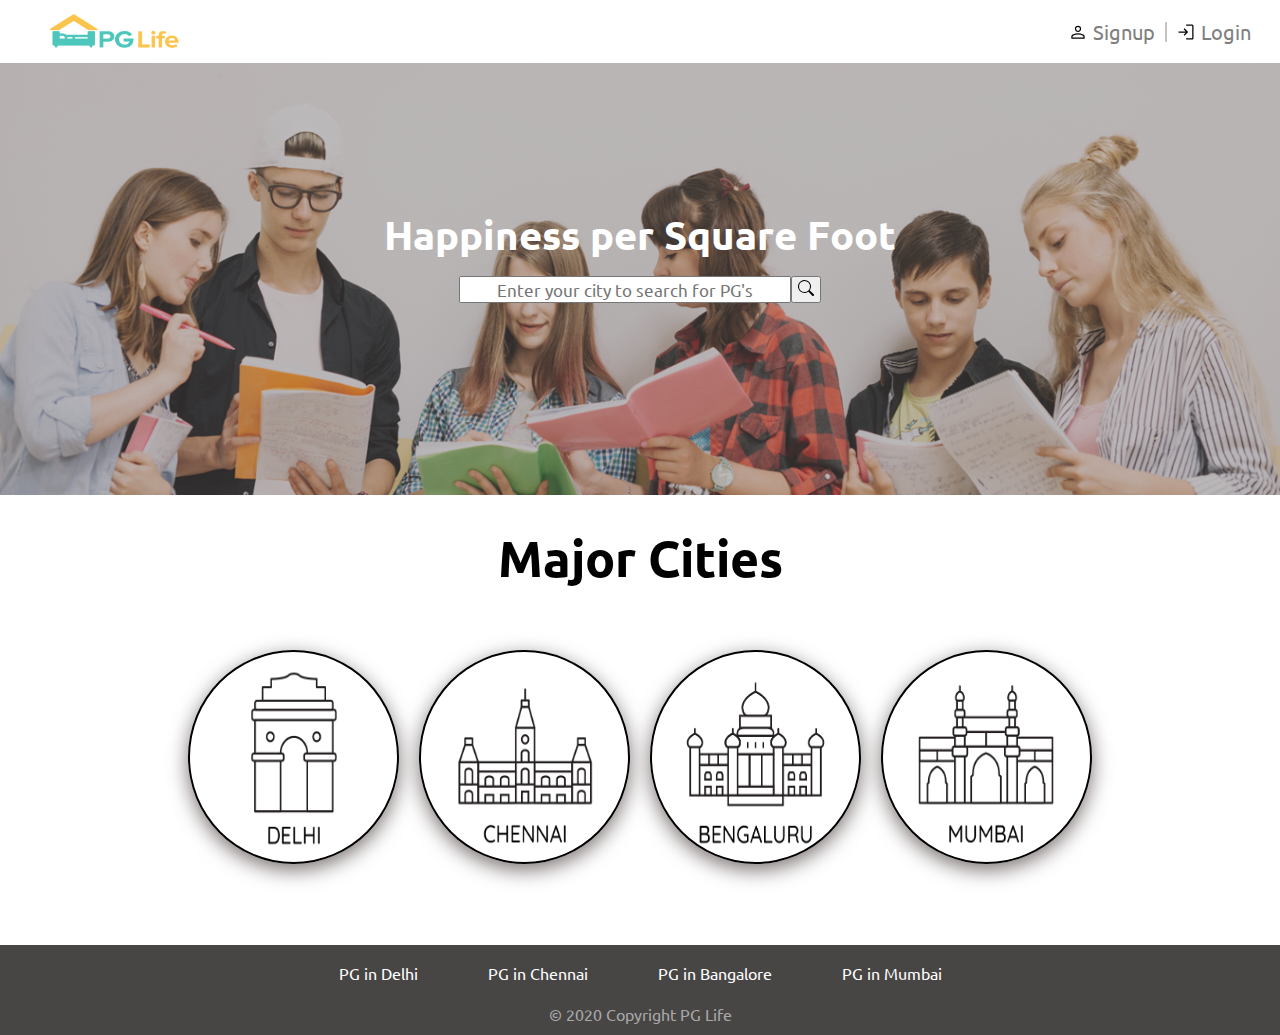
<file: index.html>
<!DOCTYPE html>
<html lang="en">
  <head>
    <meta charset="UTF-8" />
    <meta http-equiv="X-UA-Compatible" content="IE=edge" />
    <meta name="viewport" content="width=device-width, initial-scale=1.0" />
    <title>PG Life</title>
    <link rel="shortcut icon" href="logo.png" type="image/x-icon" />
    <link
      rel="stylesheet"
      href="https://fonts.googleapis.com/css2?family=Material+Symbols+Outlined:opsz,wght,FILL,GRAD@20..48,100..700,0..1,-50..200"
    />
    <link href="https://fonts.googleapis.com/css2?family=Ubuntu:wght@300&display=swap" rel="stylesheet">
    <link rel="stylesheet" href="style.css" />
    <link rel="stylesheet" href="searchbar.css" />
    <link rel="stylesheet" href="city.css" />
    <link rel="stylesheet" href="footer.css" />
    <link href="https://fonts.googleapis.com/css2?family=Ubuntu:wght@300&display=swap" rel="stylesheet">

  </head>

  <body>
    <!-- Navbar   -->
    <nav>
      <div class="logo">
        <a href="#"> <img src="Logo/logo.png" alt="Logo" /></a>
      </div>
      <div class="signup">
        <div class="div1">
          <a href="signup.html">
            <img src="Icon/User (2).svg" alt="Userlogo" />Signup
          </a>
        </div>
        <div class="exl"></div>
        <div class="div2">
          <a href="login.html">
            <img src="Icon/Login.svg" alt="Loginlogo " /> Login
          </a>
        </div>
      </div>
    </nav>
    <!-- Main_Section     -->
    <section class="searchbar">
      <div class="center">
        <h1>Happiness per Square Foot</h1>
        <div class="center1">
          <input type="text" placeholder="Enter your city to search for PG's" />
          <button>
            <a href="#"
              ><span
                ><img src="amenities/search.svg" alt="search" /></span
            ></a>
          </button>
        </div>
      </div>
    </section>
    <!-- second section -->
    <section class="cities">
      <div class="More-cities">
        <h1>Major Cities</h1>
        <div class="cities-logo">
          <a href="Delhi.html">
            <div class="city1">
              <img src="Logo/delhi.png" alt="Delhi-png" />
            </div>
          </a>
          <a href="Chennai.html">
            <div class="city2">
              <img src="Logo/chennai.png" alt="Chennai-png" />
            </div>
          </a>
          <a href="Bangalore.html">
            <div class="city3">
              <img src="Logo/bangalore.png" alt="Bangalore-png" />
            </div>
          </a>
          <a href="Mumbai.html">
            <div class="city4">
              <img src="Logo/mumbai.png" alt="Mumbai-png" />
            </div>
          </a>
        </div>
      </div>
    </section>
    <!-- footer  -->
    <footer class="Footer1">
      <div class="loction-details">
        <div class="pg-delhi">
          <a href="Delhi.html">PG in Delhi</a>
        </div>
        <div class="pg-Chennai">
          <a href="Chennai.html">PG in Chennai</a>
        </div>
        <div class="pg-bangalore">
          <a href="Bangalore.html">PG in Bangalore</a>
        </div>
        <div class="pg-mumbai">
          <a href="Mumbai.html">PG in Mumbai</a>
        </div>
      </div>
      <div class="copy">
        <div>© 2020 Copyright PG Life</div>
        <!-- <h2>Designed by Urcodebuddy/Vikasjajoriya1 ©Copyright</h2> -->
      </div>
    </footer>
  </body>
</html>
</file>
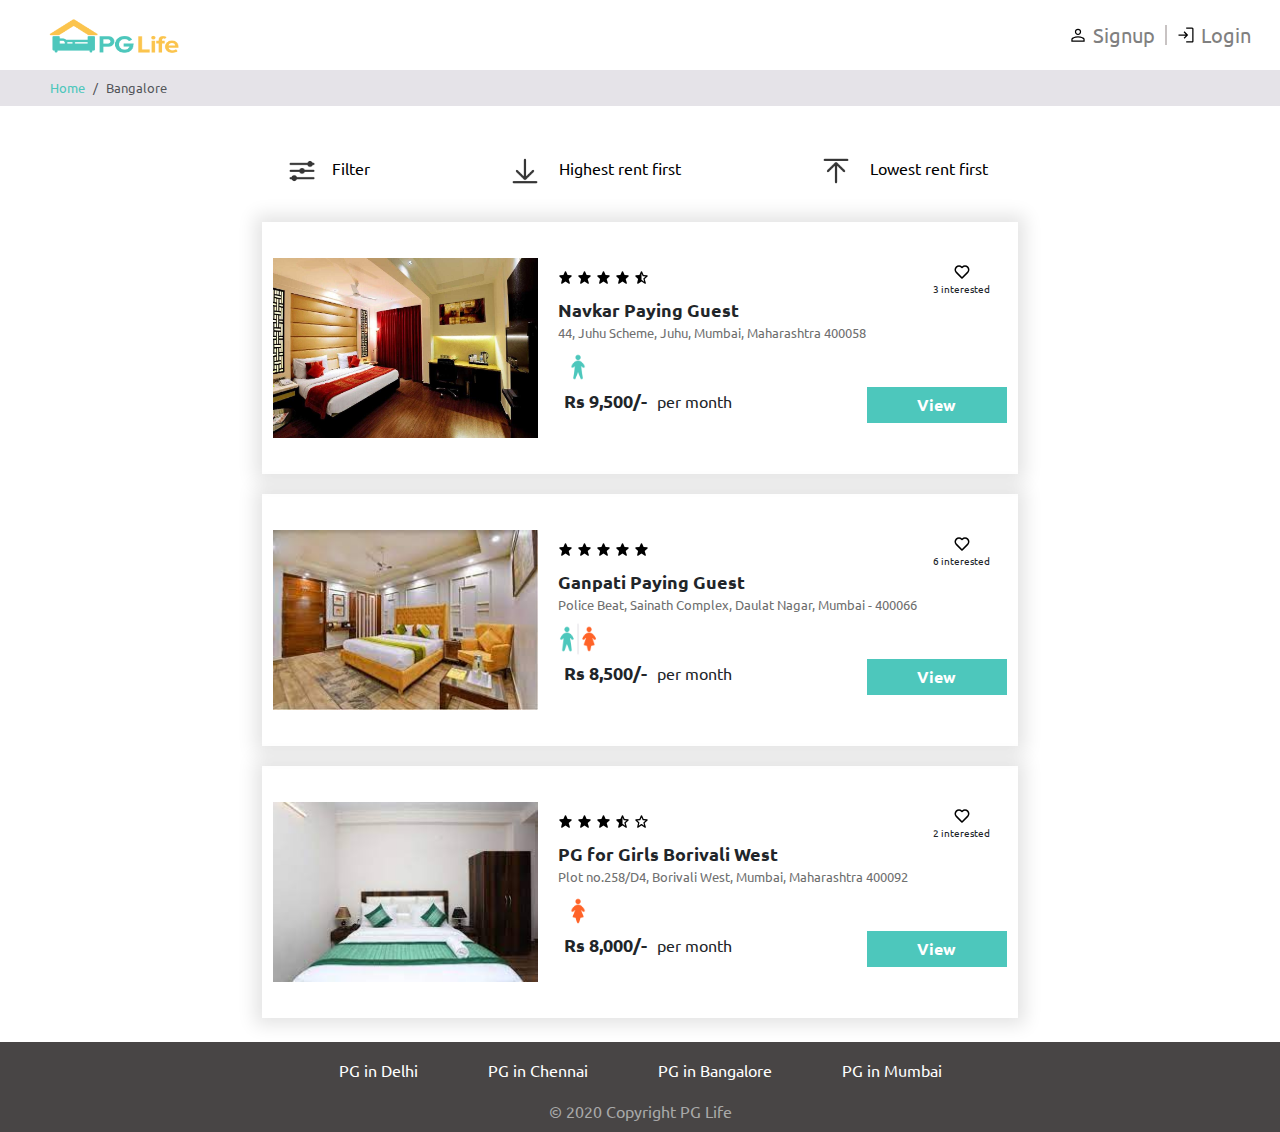
<file: Bangalore.html>
<!DOCTYPE html>
<html lang="en">

<head>
    <meta charset="UTF-8">
    <meta http-equiv="X-UA-Compatible" content="IE=edge">
    <meta name="viewport" content="width=device-width, initial-scale=1.0">
    <title>PG in Delhi</title>
    <link href="https://cdn.jsdelivr.net/npm/bootstrap@5.2.3/dist/css/bootstrap.min.css" rel="stylesheet">
    <link rel="stylesheet" href="Delhi.css">
    <link rel="stylesheet" href="breadcrumb.css">
    <link rel="stylesheet" href="pg-details.css">
    <link rel="stylesheet" href="footer.css">
    <link href="https://fonts.googleapis.com/css2?family=Ubuntu:wght@300&display=swap" rel="stylesheet">

</head>

<body>
    <!-- Navbar   -->
    <nav>
        <div class="logo"><a href="index.html"> <img src="Logo/logo.png" alt="Logo" /></a></div>
        <div class="signup">
            <div class="div1">
                <a href="signup.html">
                    <img src="Icon/User (2).svg" alt="Userlogo">Signup
                </a>
            </div>
            <div class="exl"></div>
            <div class="div2">
                <a href="login.html">
                    <img src="Icon/Login.svg" alt="Loginlogo "> Login
                </a>
            </div>
        </div>
    </nav>
    <!-- Breadcrumb -->
    <nav aria-label="breadcrumb">
        <ol class="breadcrumb py-2">
            <li class="breadcrumb-item">
                <a href="index.html">Home</a>
            </li>
            <li class="breadcrumb-item active" aria-current="page">
                Bangalore
            </li>
        </ol>
    </nav>
    <!-- PG-Details -->
    <section class="pg-details">
        <div class="amenities">
            <a href="filter.html">
                <i><img src="Logo/filter.png" alt="Filter-image"><span>Filter</span> </i>
            </a>
            <a href="#">
                <i><img src="Logo/desc.png" alt="Filter-image"><span> Highest rent first</span></i>
            </a>
            <a href="#">
                <i><img src="Logo/asc.png" alt="Filter-image"><span> Lowest rent first</span></i>
            </a>
        </div>
        <div class="pg-names">
            <div class="pg1-image">
                <img src="Images/img/properties/4/36370309_20220223171535.jpg">
            </div>
            <div class="delhi-pg">
                <div class="rating">
                    <div class="stars" title="4.5">
                        <span><img src="Icon/bxs-star.svg" alt=""></span>
                        <span><img src="Icon/bxs-star.svg" alt=""></span>
                        <span><img src="Icon/bxs-star.svg" alt=""></span>
                        <span><img src="Icon/bxs-star.svg" alt=""></span>
                        <span><img src="Icon/bxs-star-half.svg" alt=""></span>
                    </div>
                    <div class="like">
                        <span><img src="Icon/bx-heart.svg" alt=""></span>
                        <div class="interested-text">3 interested</div>
                    </div>
                </div>
                <div class="detail-container">
                    <div class="property-name">Navkar Paying Guest</div>
                    <div class="property-address">44, Juhu Scheme, Juhu, Mumbai, Maharashtra 400058</div>
                    <div class="property-gender">
                        <img src="Logo/male.png">
                    </div>
                    <div class="rent-container">
                        <div class="rent-details">
                            <div class="rent">Rs 9,500/-</div>
                            <div class="rent-unit">per month</div>
                        </div>
                        <div class="button-container">
                            <a href="View.html">View</a>
                        </div>
                </div>
                </div>
            </div>
        </div>
        <div class="pg-names">
            <div class="pg1-image">
                <img src="Images/img/properties/4/5454141564415_54654545.jpg">
            </div>
            <div class="delhi-pg">
                <div class="rating">
                    <div class="stars" title="5">
                        <span><img src="Icon/bxs-star.svg" alt=""></span>
                        <span><img src="Icon/bxs-star.svg" alt=""></span>
                        <span><img src="Icon/bxs-star.svg" alt=""></span>
                        <span><img src="Icon/bxs-star.svg" alt=""></span>
                        <span><img src="Icon/bxs-star.svg" alt=""></span>
                    </div>
                    <div class="like">
                        <span><img src="Icon/bx-heart.svg" alt=""></span>
                        <div class="interested-text">6 interested</div>
                    </div>
                </div>
                <div class="detail-container">
                    <div class="property-name">Ganpati Paying Guest</div>
                    <div class="property-address">Police Beat, Sainath Complex, Daulat Nagar, Mumbai - 400066</div>
                    <div class="property-gender">
                        <img src="Logo/unisex.png">
                    </div>
                    <div class="rent-container">
                        <div class="rent-details">
                            <div class="rent">Rs 8,500/-</div>
                            <div class="rent-unit">per month</div>
                        </div>
                        <div class="button-container">
                            <a href="View1.html">View</a>
                        </div>
                </div>
                </div>
            </div>
        </div>
        <div class="pg-names">
            <div class="pg1-image">
                <img src="Images/img/properties/4/5645654-1216984.jpg">
            </div>
            <div class="delhi-pg">
                <div class="rating">
                    <div class="stars" title="3.5">
                        <span><img src="Icon/bxs-star.svg" alt=""></span>
                        <span><img src="Icon/bxs-star.svg" alt=""></span>
                        <span><img src="Icon/bxs-star.svg" alt=""></span>
                        <span><img src="Icon/bxs-star-half.svg" alt=""></span>
                        <span><img src="Icon/bx-star-mty.svg" alt=""></span>
                    </div>
                    <div class="like">
                        <span><img src="Icon/bx-heart.svg" alt=""></span>
                        <div class="interested-text">2 interested</div>
                    </div>
                </div>
                <div class="detail-container">
                    <div class="property-name">PG for Girls Borivali West</div>
                    <div class="property-address">Plot no.258/D4, Borivali West, Mumbai, Maharashtra 400092</div>
                    <div class="property-gender">
                        <img src="Logo/female.png">
                    </div>
                    <div class="rent-container">
                        <div class="rent-details">
                            <div class="rent">Rs 8,000/-</div>
                            <div class="rent-unit">per month</div>
                        </div>
                        <div class="button-container">
                            <a href="View2.html">View</a>
                        </div>
                </div>
                </div>
            </div>
        </div>
        </section>
        <!-- Footer  -->
        <footer class="Footer1">
            <div class="loction-details">
              <div class="pg-delhi">
                <a href="Delhi.html">PG in Delhi</a>
              </div>
              <div class="pg-Chennai">
                <a href="Chennai.html">PG in Chennai</a>
              </div>
              <div class="pg-bangalore">
                <a href="Bangalore.html">PG in Bangalore</a>
              </div>
              <div class="pg-mumbai">
                <a href="Mumbai.html">PG in Mumbai</a>
              </div>
            </div>
            <div class="copy">
                <div>© 2020 Copyright PG Life</div>
            </div>
          </footer>

</body>

</html>
</file>
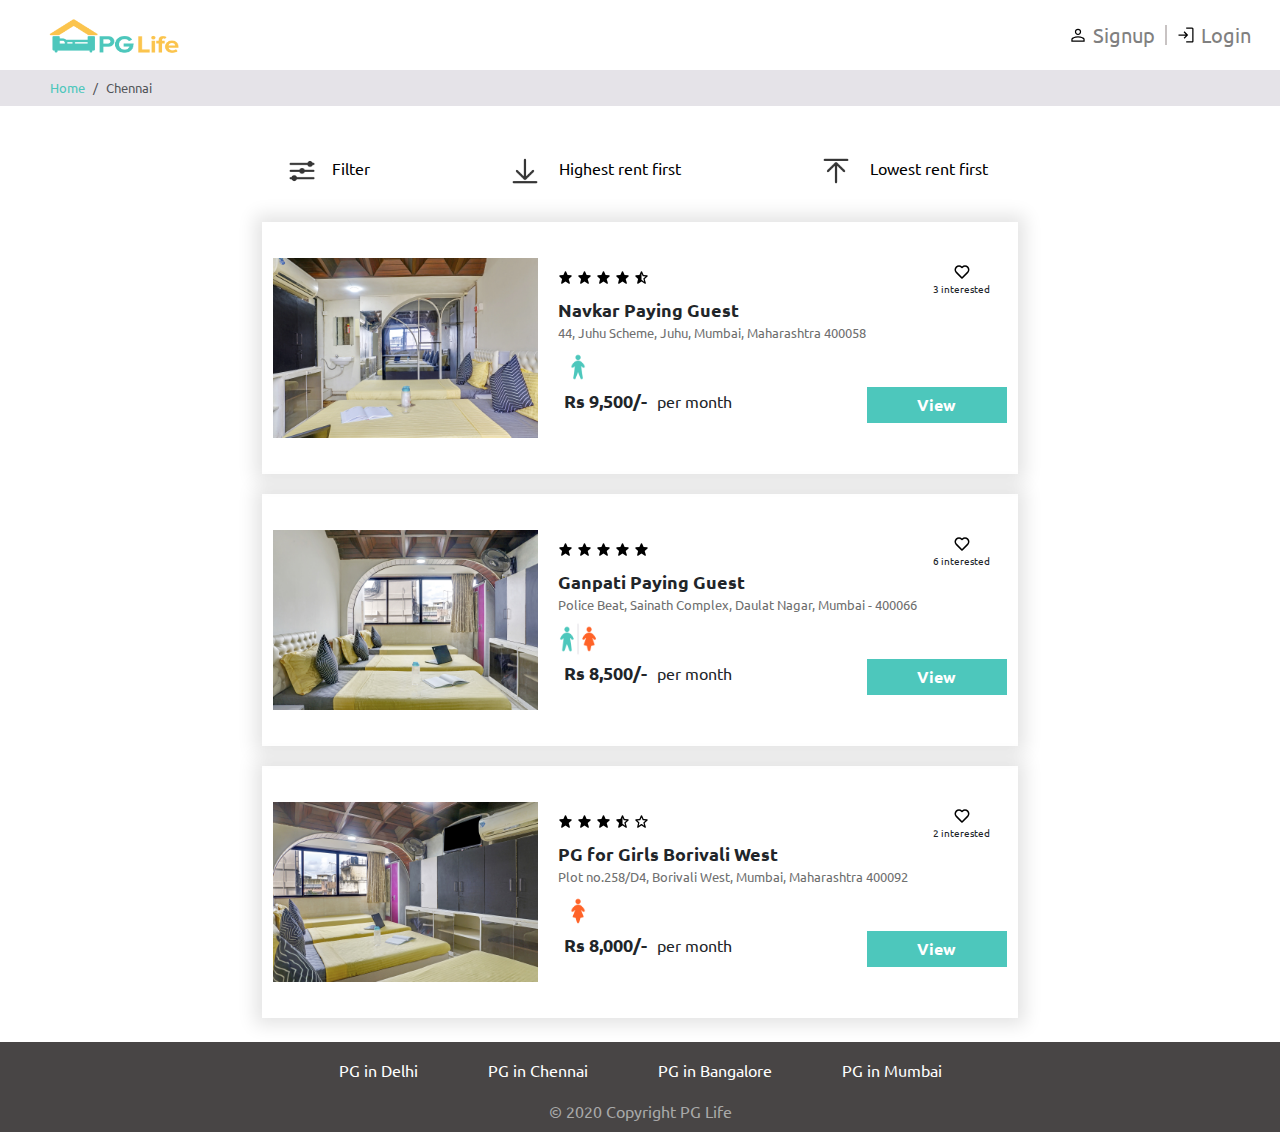
<file: Chennai.html>
<!DOCTYPE html>
<html lang="en">

<head>
    <meta charset="UTF-8">
    <meta http-equiv="X-UA-Compatible" content="IE=edge">
    <meta name="viewport" content="width=device-width, initial-scale=1.0">
    <title>PG in Delhi</title>
    <link href="https://cdn.jsdelivr.net/npm/bootstrap@5.2.3/dist/css/bootstrap.min.css" rel="stylesheet">
    <link rel="stylesheet" href="Delhi.css">
    <link rel="stylesheet" href="breadcrumb.css">
    <link rel="stylesheet" href="pg-details.css">
    <link rel="stylesheet" href="footer.css">
    <link href="https://fonts.googleapis.com/css2?family=Ubuntu:wght@300&display=swap" rel="stylesheet">

</head>

<body>
    <!-- Navbar   -->
    <nav>
        <div class="logo"><a href="index.html"> <img src="Logo/logo.png" alt="Logo" /></a></div>
        <div class="signup">
            <div class="div1">
                <a href="signup.html">
                    <img src="Icon/User (2).svg" alt="Userlogo">Signup
                </a>
            </div>
            <div class="exl"></div>
            <div class="div2">
                <a href="login.html">
                    <img src="Icon/Login.svg" alt="Loginlogo "> Login
                </a>
            </div>
        </div>
    </nav>
    <!-- Breadcrumb -->
    <nav aria-label="breadcrumb">
        <ol class="breadcrumb py-2">
            <li class="breadcrumb-item">
                <a href="index.html">Home</a>
            </li>
            <li class="breadcrumb-item active" aria-current="page">
                Chennai
            </li>
        </ol>
    </nav>
    <!-- PG-Details -->
    <section class="pg-details">
        <div class="amenities">
            <a href="filter.html">
                <i><img src="Logo/filter.png" alt="Filter-image"><span>Filter</span> </i>
            </a>
            <a href="#">
                <i><img src="Logo/desc.png" alt="Filter-image"><span> Highest rent first</span></i>
            </a>
            <a href="#">
                <i><img src="Logo/asc.png" alt="Filter-image"><span> Lowest rent first</span></i>
            </a>
        </div>
        <div class="pg-names">
            <div class="pg1-image">
                <img src="Images/img/properties/2/1dcfc57947b5c712.jpg">
            </div>
            <div class="delhi-pg">
                <div class="rating">
                    <div class="stars" title="4.5">
                        <span><img src="Icon/bxs-star.svg" alt=""></span>
                        <span><img src="Icon/bxs-star.svg" alt=""></span>
                        <span><img src="Icon/bxs-star.svg" alt=""></span>
                        <span><img src="Icon/bxs-star.svg" alt=""></span>
                        <span><img src="Icon/bxs-star-half.svg" alt=""></span>
                    </div>
                    <div class="like">
                        <span><img src="Icon/bx-heart.svg" alt=""></span>
                        <div class="interested-text">3 interested</div>
                    </div>
                </div>
                <div class="detail-container">
                    <div class="property-name">Navkar Paying Guest</div>
                    <div class="property-address">44, Juhu Scheme, Juhu, Mumbai, Maharashtra 400058</div>
                    <div class="property-gender">
                        <img src="Logo/male.png">
                    </div>
                    <div class="rent-container">
                        <div class="rent-details">
                            <div class="rent">Rs 9,500/-</div>
                            <div class="rent-unit">per month</div>
                        </div>
                        <div class="button-container">
                            <a href="View.html">View</a>
                        </div>
                </div>
                </div>
            </div>
        </div>
        <div class="pg-names">
            <div class="pg1-image">
                <img src="Images/img/properties/2/45109c3e5c063d21.jpg">
            </div>
            <div class="delhi-pg">
                <div class="rating">
                    <div class="stars" title="5">
                        <span><img src="Icon/bxs-star.svg" alt=""></span>
                        <span><img src="Icon/bxs-star.svg" alt=""></span>
                        <span><img src="Icon/bxs-star.svg" alt=""></span>
                        <span><img src="Icon/bxs-star.svg" alt=""></span>
                        <span><img src="Icon/bxs-star.svg" alt=""></span>
                    </div>
                    <div class="like">
                        <span><img src="Icon/bx-heart.svg" alt=""></span>
                        <div class="interested-text">6 interested</div>
                    </div>
                </div>
                <div class="detail-container">
                    <div class="property-name">Ganpati Paying Guest</div>
                    <div class="property-address">Police Beat, Sainath Complex, Daulat Nagar, Mumbai - 400066</div>
                    <div class="property-gender">
                        <img src="Logo/unisex.png">
                    </div>
                    <div class="rent-container">
                        <div class="rent-details">
                            <div class="rent">Rs 8,500/-</div>
                            <div class="rent-unit">per month</div>
                        </div>
                        <div class="button-container">
                            <a href="View1.html">View</a>
                        </div>
                    </div>
                </div>
            </div>
        </div>
        <div class="pg-names">
            <div class="pg1-image">
                <img src="Images/img/properties/2/46ebbb537aa9fb0a.jpg">
            </div>
            <div class="delhi-pg">
                <div class="rating">
                    <div class="stars" title="3.5">
                        <span><img src="Icon/bxs-star.svg" alt=""></span>
                        <span><img src="Icon/bxs-star.svg" alt=""></span>
                        <span><img src="Icon/bxs-star.svg" alt=""></span>
                        <span><img src="Icon/bxs-star-half.svg" alt=""></span>
                        <span><img src="Icon/bx-star-mty.svg" alt=""></span>
                    </div>
                    <div class="like">
                        <span><img src="Icon/bx-heart.svg" alt=""></span>
                        <div class="interested-text">2 interested</div>
                    </div>
                </div>
                <div class="detail-container">
                    <div class="property-name">PG for Girls Borivali West</div>
                    <div class="property-address">Plot no.258/D4, Borivali West, Mumbai, Maharashtra 400092</div>
                    <div class="property-gender">
                        <img src="Logo/female.png">
                    </div>
                    <div class="rent-container">
                        <div class="rent-details">
                            <div class="rent">Rs 8,000/-</div>
                            <div class="rent-unit">per month</div>
                        </div>
                        <div class="button-container">
                            <a href="View2.html">View</a>
                        </div>
                    </div>
                </div>
            </div>
        </div>
        </section>
        <!-- Footer  -->
        <footer class="Footer1">
            <div class="loction-details">
              <div class="pg-delhi">
                <a href="Delhi.html">PG in Delhi</a>
              </div>
              <div class="pg-Chennai">
                <a href="Chennai.html">PG in Chennai</a>
              </div>
              <div class="pg-bangalore">
                <a href="Bangalore.html">PG in Bangalore</a>
              </div>
              <div class="pg-mumbai">
                <a href="Mumbai.html">PG in Mumbai</a>
              </div>
            </div>
            <div class="copy">
                <div>© 2020 Copyright PG Life</div>
            </div>
          </footer>

</body>

</html>
</file>
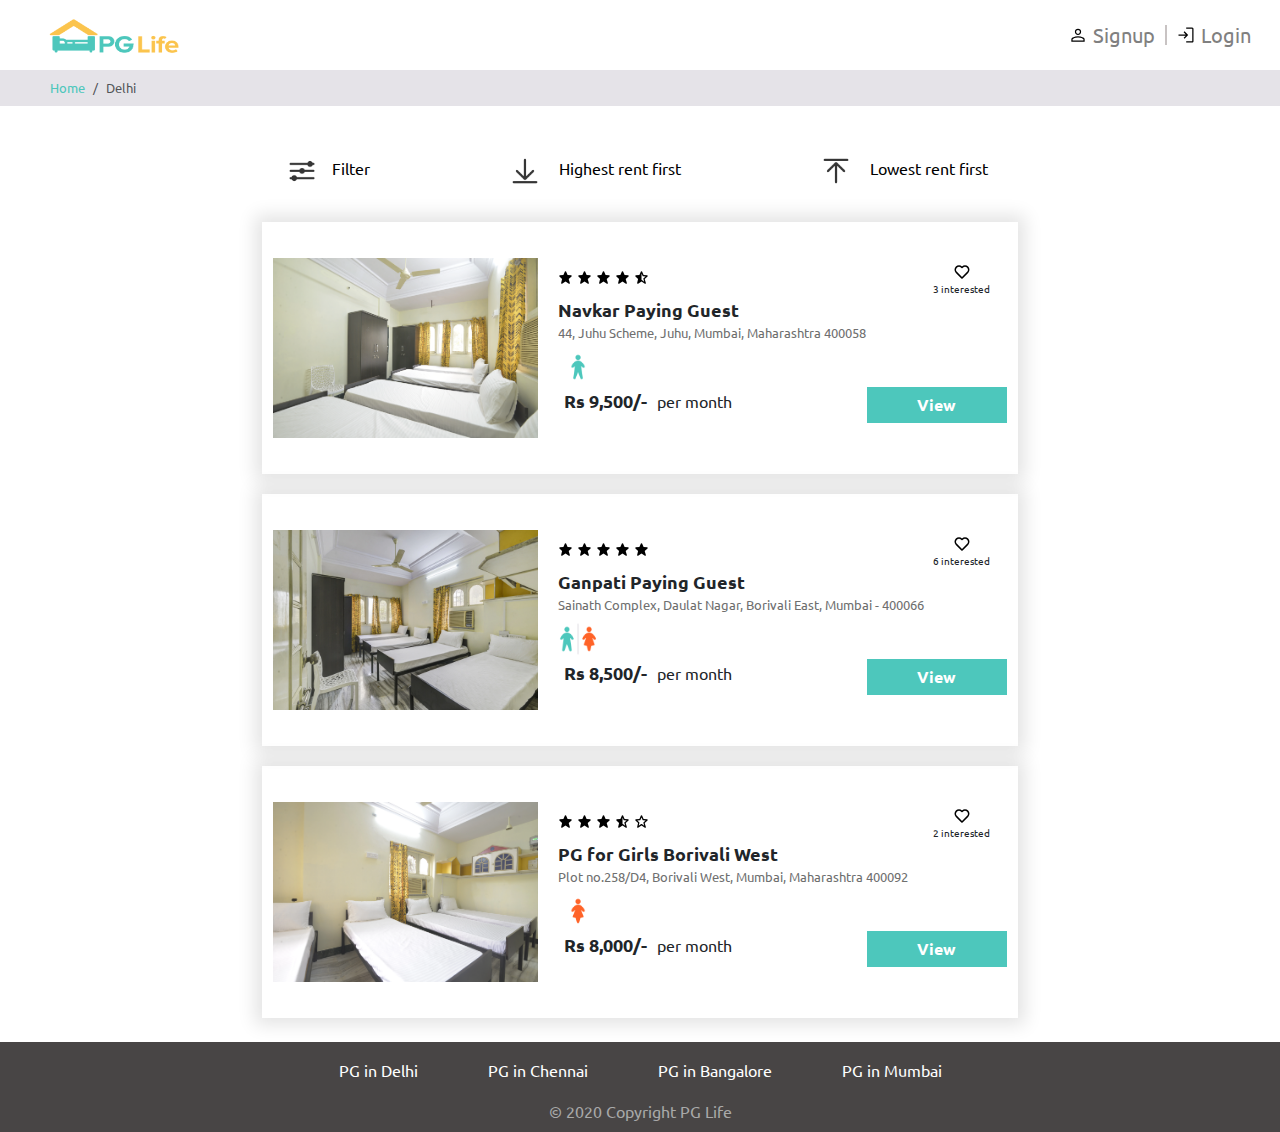
<file: Delhi.html>
<!DOCTYPE html>
<html lang="en">

<head>
    <meta charset="UTF-8">
    <meta http-equiv="X-UA-Compatible" content="IE=edge">
    <meta name="viewport" content="width=device-width, initial-scale=1.0">
    <title>PG in Delhi</title>
    <link href="https://cdn.jsdelivr.net/npm/bootstrap@5.2.3/dist/css/bootstrap.min.css" rel="stylesheet">
    <link rel="stylesheet" href="Delhi.css">
    <link rel="stylesheet" href="breadcrumb.css">
    <link rel="stylesheet" href="pg-details.css">
    <link rel="stylesheet" href="footer.css">
    <link href="https://fonts.googleapis.com/css2?family=Ubuntu:wght@300&display=swap" rel="stylesheet">


</head>

<body>
    <!-- Navbar   -->
    <nav>
        <div class="logo"><a href="index.html"> <img src="Logo/logo.png" alt="Logo" /></a></div>
        <div class="signup">
            <div class="div1">
                <a href="signup.html">
                    <img src="Icon/User (2).svg" alt="Userlogo">Signup
                </a>
            </div>
            <div class="exl"></div>
            <div class="div2">
                <a href="login.html">
                    <img src="Icon/Login.svg" alt="Loginlogo "> Login
                </a>
            </div>
        </div>
    </nav>
    <!-- Breadcrumb -->
    <nav aria-label="breadcrumb">
        <ol class="breadcrumb py-2">
            <li class="breadcrumb-item">
                <a href="index.html">Home</a>
            </li>
            <li class="breadcrumb-item active" aria-current="page">
                Delhi
            </li>
        </ol>
    </nav>
    <!-- PG-Details -->
    <section class="pg-details">
        <div class="amenities">
            <a href="filter.html">
                <i><img src="Logo/filter.png" alt="Filter-image"><span>Filter</span> </i>
            </a>
            <a href="#">
                <i><img src="Logo/desc.png" alt="Filter-image"><span> Highest rent first</span></i>
            </a>
            <a href="#">
                <i><img src="Logo/asc.png" alt="Filter-image"><span> Lowest rent first</span></i>
            </a>
        </div>
        <div class="pg-names">
            <div class="pg1-image">
                <img src="Images/img/properties/1/1d4f0757fdb86d5f.jpg">
            </div>
            <div class="delhi-pg">
                <div class="rating">
                    <div class="stars" title="4.5">
                        <span><img src="Icon/bxs-star.svg" alt=""></span>
                        <span><img src="Icon/bxs-star.svg" alt=""></span>
                        <span><img src="Icon/bxs-star.svg" alt=""></span>
                        <span><img src="Icon/bxs-star.svg" alt=""></span>
                        <span><img src="Icon/bxs-star-half.svg" alt=""></span>
                    </div>
                    <div class="like">
                        <span><img src="Icon/bx-heart.svg" alt=""></span>
                        <div class="interested-text">3 interested</div>
                    </div>
                </div>
                <div class="detail-container">
                    <div class="property-name">Navkar Paying Guest</div>
                    <div class="property-address">44, Juhu Scheme, Juhu, Mumbai, Maharashtra 400058</div>
                    <div class="property-gender">
                        <img src="Logo/male.png">
                    </div>
                    <div class="rent-container">
                        <div class="rent-details">
                            <div class="rent">Rs 9,500/-</div>
                            <div class="rent-unit">per month</div>
                        </div>
                        <div class="button-container">
                            <a href="View.html">View</a>
                        </div>
                    </div>
                </div>
            </div>
        </div>
        <div class="pg-names">
            <div class="pg1-image">
                <img src="Images/img/properties/1/46ebbb537aa9fb0a.jpg">
            </div>
            <div class="delhi-pg">
                <div class="rating">
                    <div class="stars" title="5">
                        <span><img src="Icon/bxs-star.svg" alt=""></span>
                        <span><img src="Icon/bxs-star.svg" alt=""></span>
                        <span><img src="Icon/bxs-star.svg" alt=""></span>
                        <span><img src="Icon/bxs-star.svg" alt=""></span>
                        <span><img src="Icon/bxs-star.svg" alt=""></span>
                    </div>
                    <div class="like">
                        <span><img src="Icon/bx-heart.svg" alt=""></span>
                        <div class="interested-text">6 interested</div>
                    </div>
                </div>
                <div class="detail-container">
                    <div class="property-name">Ganpati Paying Guest</div>
                    <div class="property-address">Sainath Complex, Daulat Nagar, Borivali East, Mumbai - 400066</div>
                    <div class="property-gender">
                        <img src="Logo/unisex.png">
                    </div>
                    <div class="rent-container">
                        <div class="rent-details">
                            <div class="rent">Rs 8,500/-</div>
                            <div class="rent-unit">per month</div>
                        </div>
                        <div class="button-container">
                            <a href="View1.html">View</a>
                        </div>
                    </div>
                </div>
            </div>
        </div>
        <div class="pg-names">
            <div class="pg1-image">
                <img src="Images/img/properties/1/eace7b9114fd6046.jpg">
            </div>
            <div class="delhi-pg">
                <div class="rating">
                    <div class="stars" title="3.5">
                        <span><img src="Icon/bxs-star.svg" alt=""></span>
                        <span><img src="Icon/bxs-star.svg" alt=""></span>
                        <span><img src="Icon/bxs-star.svg" alt=""></span>
                        <span><img src="Icon/bxs-star-half.svg" alt=""></span>
                        <span><img src="Icon/bx-star-mty.svg" alt=""></span>
                    </div>
                    <div class="like">
                        <span><img src="Icon/bx-heart.svg" alt=""></span>
                        <div class="interested-text">2 interested</div>
                    </div>
                </div>
                <div class="detail-container">
                    <div class="property-name">PG for Girls Borivali West</div>
                    <div class="property-address">Plot no.258/D4, Borivali West, Mumbai, Maharashtra 400092</div>
                    <div class="property-gender">
                        <img src="Logo/female.png">
                    </div>
                    <div class="rent-container">
                        <div class="rent-details">
                            <div class="rent">Rs 8,000/-</div>
                            <div class="rent-unit">per month</div>
                        </div>
                        <div class="button-container">
                            <a href="View2.html">View</a>
                        </div>
                    </div>
                </div>
            </div>
        </div>
        </section>
        <!-- Footer  -->
        <footer class="Footer1">
            <div class="loction-details">
              <div class="pg-delhi">
                <a href="Delhi.html">PG in Delhi</a>
              </div>
              <div class="pg-Chennai">
                <a href="Chennai.html">PG in Chennai</a>
              </div>
              <div class="pg-bangalore">
                <a href="Bangalore.html">PG in Bangalore</a>
              </div>
              <div class="pg-mumbai">
                <a href="Mumbai.html">PG in Mumbai</a>
              </div>
            </div>
            <div class="copy">
                <div>© 2020 Copyright PG Life</div>
            </div>
          </footer>

</body>

</html>
</file>
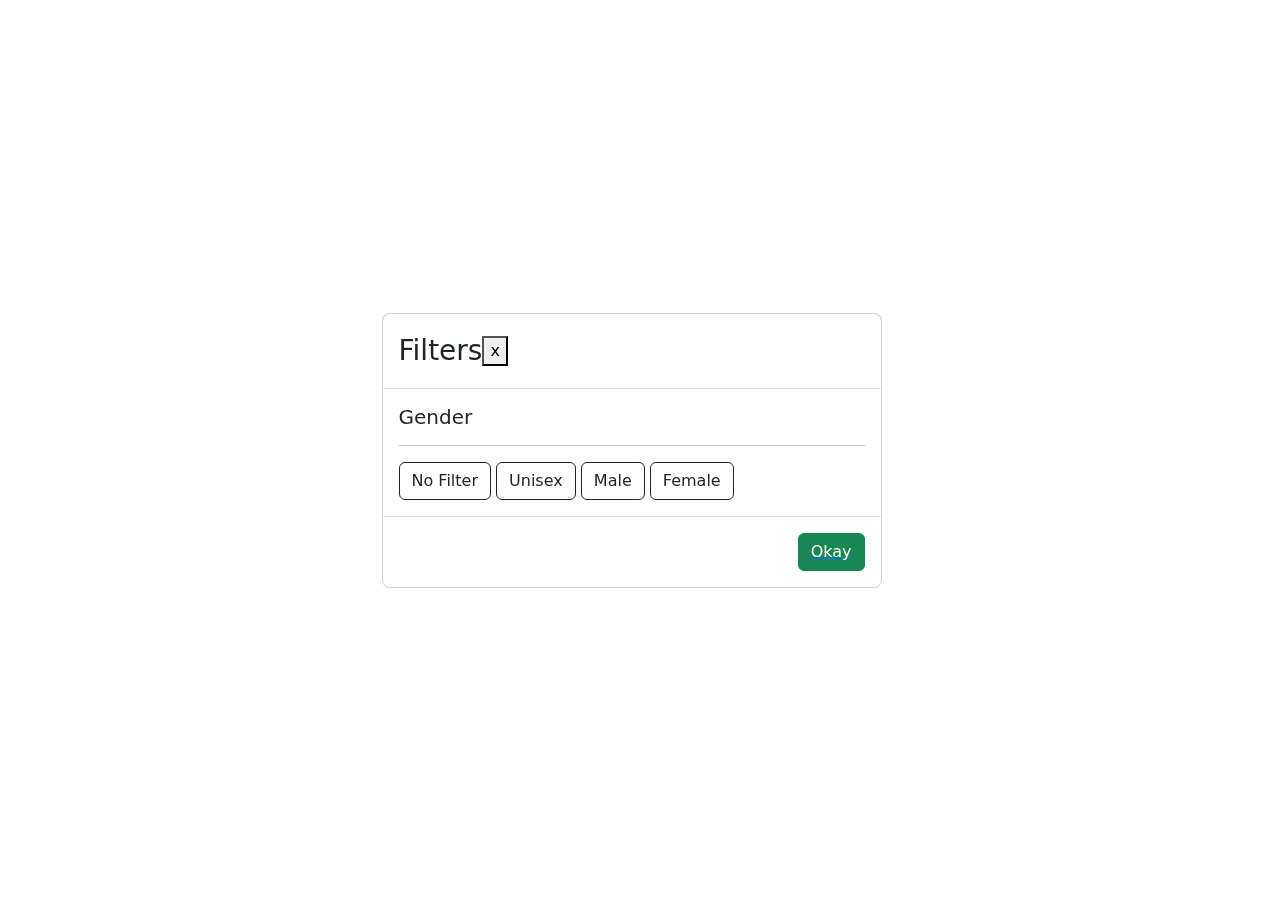
<file: filter.html>
<!DOCTYPE html>
<html lang="en">
<head>
    <meta charset="UTF-8">
    <meta http-equiv="X-UA-Compatible" content="IE=edge">
    <meta name="viewport" content="width=device-width, initial-scale=1.0">
    <title>Document</title>
    <link href="https://cdn.jsdelivr.net/npm/bootstrap@5.2.3/dist/css/bootstrap.min.css" rel="stylesheet">
    <link href="https://fonts.googleapis.com/css2?family=Ubuntu:wght@300&display=swap" rel="stylesheet">

</head>
<body>
    <div class="modal fade show" id="filter-modal" tabindex="-1" role="dialog" aria-labelledby="filter-heading" style="display: block; padding-right: 17px;" aria-modal="true">
        <div class="modal-dialog modal-dialog-centered" role="document">
            <div class="modal-content">
                <div class="modal-header">
                    <h3 class="modal-title" id="filter-heading">Filters</h3>
                    <a href="Delhi.html">
                    <button type="button" class="close" data-dismiss="modal" aria-label="Close">
                        <span aria-hidden="true">x</span>
                    </button>
                </a>
                </div>

                <div class="modal-body">
                    <h5>Gender</h5>
                    <hr>
                    <div>
                        <button class="btn btn-outline-dark btn-active">
                            No Filter
                        </button>
                        <button class="btn btn-outline-dark">
                            <i class="fas fa-venus-mars"></i>Unisex
                        </button>
                        <button class="btn btn-outline-dark">
                            <i class="fas fa-mars"></i>Male
                        </button>
                        <button class="btn btn-outline-dark">
                            <i class="fas fa-venus"></i>Female
                        </button>
                    </div>
                </div>
                <a href="Delhi.html">
                <div class="modal-footer">
                    <button data-dismiss="modal" class="btn btn-success">Okay</button>
                </div>
            </a>
            </div>
        </div>
    </div>
</body>
</html>
</file>
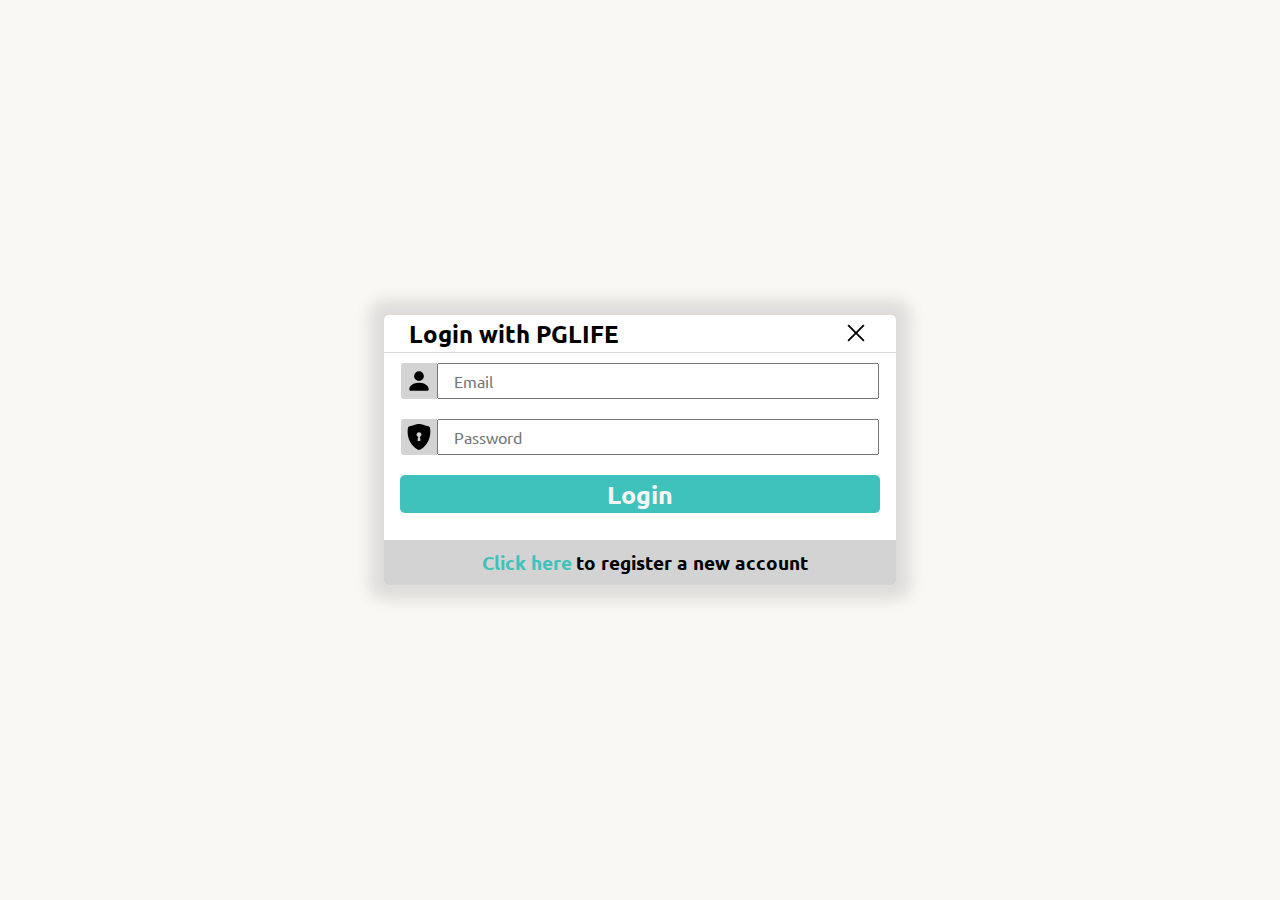
<file: login.html>
<!DOCTYPE html>
<html lang="en">

<head>
    <meta charset="UTF-8">
    <meta http-equiv="X-UA-Compatible" content="IE=edge">
    <meta name="viewport" content="width=device-width, initial-scale=1.0">
    <title>Login Page</title>
    <link rel="stylesheet" href="login.css">
    <link href="https://fonts.googleapis.com/css2?family=Ubuntu:wght@300&display=swap" rel="stylesheet">

</head>

<body>
    <div class="login">
        <div class="details">
            <h2>Login with PGLIFE</h2>
            <span><a href="index.html"> <img src="amenities/close.svg" alt="" /></a></span>
        </div>
        <div class="name">
            <img src="Icon/User.svg" alt="User" />
            <input type="text" placeholder="Email" />
        </div>
        <div class="name">
            <img src="Icon/lock.svg" alt="User" required="required" />
            <input type="password" placeholder="Password" />
        </div>
        <button class="Login-button">
            <a href="#">Login</a>
        </button>
        <div class="Login-footer">
            <div class="disc">
                <a href="signup.html">Click here</a>
                &NonBreakingSpace;
                <h3> to register a new account</h3>
            </div>
        </div>
</body>

</html>
</file>
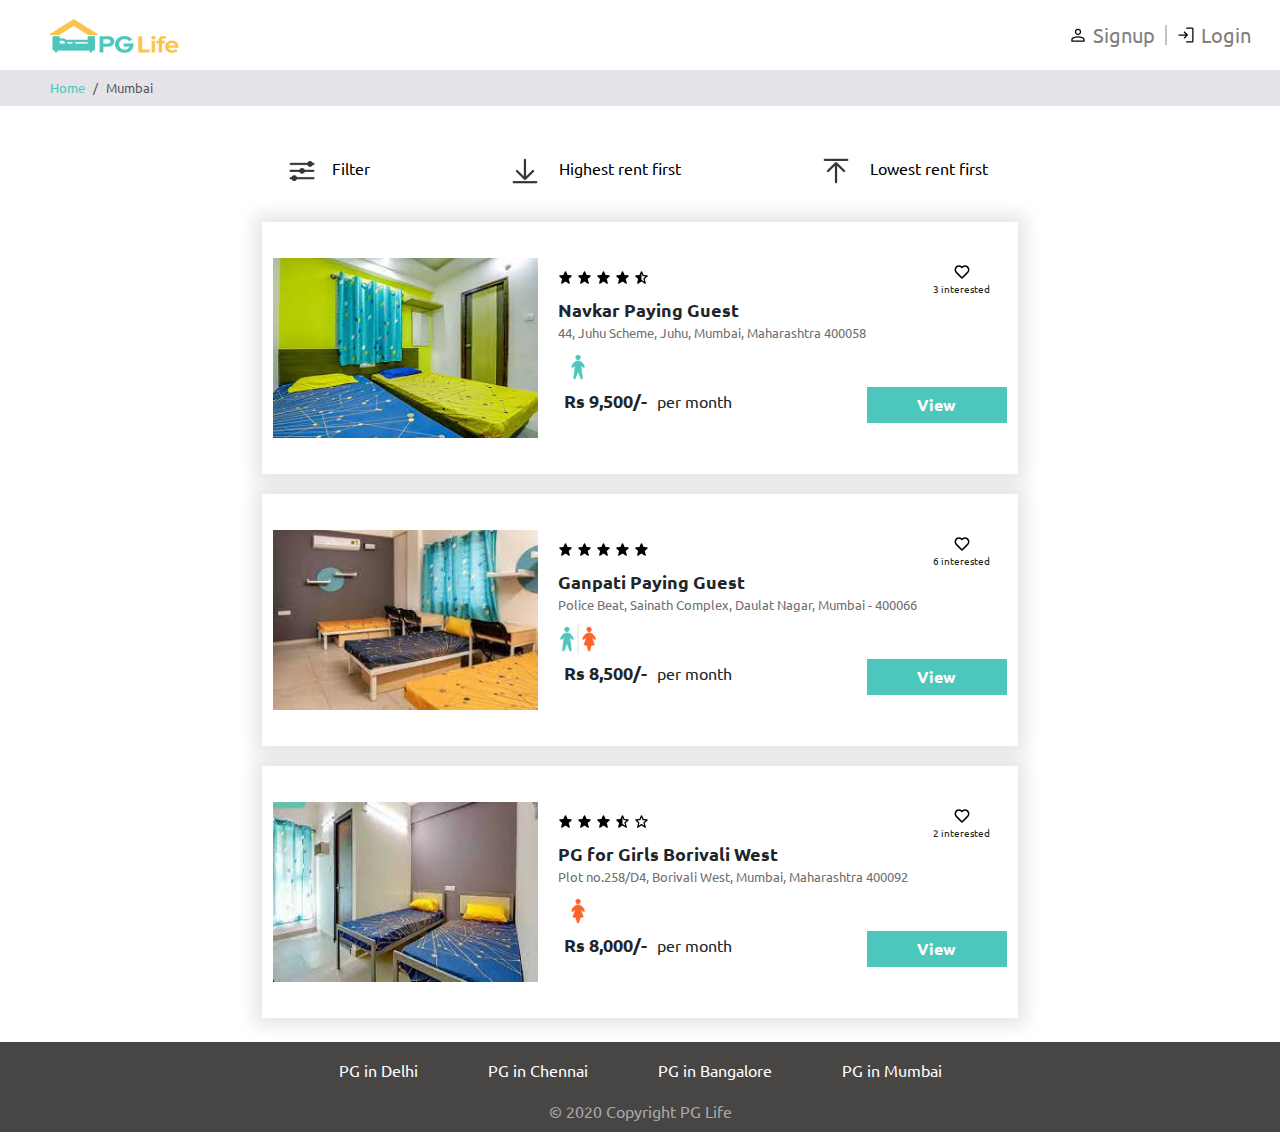
<file: Mumbai.html>
<!DOCTYPE html>
<html lang="en">

<head>
    <meta charset="UTF-8">
    <meta http-equiv="X-UA-Compatible" content="IE=edge">
    <meta name="viewport" content="width=device-width, initial-scale=1.0">
    <title>PG in Delhi</title>
    <link href="https://cdn.jsdelivr.net/npm/bootstrap@5.2.3/dist/css/bootstrap.min.css" rel="stylesheet">
    <link rel="stylesheet" href="Delhi.css">
    <link rel="stylesheet" href="breadcrumb.css">
    <link rel="stylesheet" href="pg-details.css">
    <link rel="stylesheet" href="footer.css">
    <link href="https://fonts.googleapis.com/css2?family=Ubuntu:wght@300&display=swap" rel="stylesheet">


</head>

<body>
    <!-- Navbar   -->
    <nav>
        <div class="logo"><a href="index.html"> <img src="Logo/logo.png" alt="Logo" /></a></div>
        <div class="signup">
            <div class="div1">
                <a href="signup.html">
                    <img src="Icon/User (2).svg" alt="Userlogo">Signup
                </a>
            </div>
            <div class="exl"></div>
            <div class="div2">
                <a href="login.html">
                    <img src="Icon/Login.svg" alt="Loginlogo "> Login
                </a>
            </div>
        </div>
    </nav>
    <!-- Breadcrumb -->
    <nav aria-label="breadcrumb">
        <ol class="breadcrumb py-2">
            <li class="breadcrumb-item">
                <a href="index.html">Home</a>
            </li>
            <li class="breadcrumb-item active" aria-current="page">
                Mumbai
            </li>
        </ol>
    </nav>
    <!-- PG-Details -->
    <section class="pg-details">
        <div class="amenities">
            <a href="filter.html">
                <i><img src="Logo/filter.png" alt="Filter-image"><span>Filter</span> </i>
            </a>
            <a href="#">
                <i><img src="Logo/desc.png" alt="Filter-image"><span> Highest rent first</span></i>
            </a>
            <a href="#">
                <i><img src="Logo/asc.png" alt="Filter-image"><span> Lowest rent first</span></i>
            </a>
        </div>
        <div class="pg-names">
            <div class="pg1-image">
                <img src="Images/img/properties/3/5441238_231454.jpg">
            </div>
            <div class="delhi-pg">
                <div class="rating">
                    <div class="stars" title="4.5">
                        <span><img src="Icon/bxs-star.svg" alt=""></span>
                        <span><img src="Icon/bxs-star.svg" alt=""></span>
                        <span><img src="Icon/bxs-star.svg" alt=""></span>
                        <span><img src="Icon/bxs-star.svg" alt=""></span>
                        <span><img src="Icon/bxs-star-half.svg" alt=""></span>
                    </div>
                    <div class="like">
                        <span><img src="Icon/bx-heart.svg" alt=""></span>
                        <div class="interested-text">3 interested</div>
                    </div>
                </div>
                <div class="detail-container">
                    <div class="property-name">Navkar Paying Guest</div>
                    <div class="property-address">44, Juhu Scheme, Juhu, Mumbai, Maharashtra 400058</div>
                    <div class="property-gender">
                        <img src="Logo/male.png">
                    </div>
                    <div class="rent-container">
                        <div class="rent-details">
                            <div class="rent">Rs 9,500/-</div>
                            <div class="rent-unit">per month</div>
                        </div>
                        <div class="button-container">
                            <a href="View.html">View</a>
                        </div>
                </div>
                </div>
            </div>
        </div>
        <div class="pg-names">
            <div class="pg1-image">
                <img src="Images/img/properties/3/54741321844_5448.jpg">
            </div>
            <div class="delhi-pg">
                <div class="rating">
                    <div class="stars" title="5">
                        <span><img src="Icon/bxs-star.svg" alt=""></span>
                        <span><img src="Icon/bxs-star.svg" alt=""></span>
                        <span><img src="Icon/bxs-star.svg" alt=""></span>
                        <span><img src="Icon/bxs-star.svg" alt=""></span>
                        <span><img src="Icon/bxs-star.svg" alt=""></span>
                    </div>
                    <div class="like">
                        <span><img src="Icon/bx-heart.svg" alt=""></span>
                        <div class="interested-text">6 interested</div>
                    </div>
                </div>
                <div class="detail-container">
                    <div class="property-name">Ganpati Paying Guest</div>
                    <div class="property-address">Police Beat, Sainath Complex, Daulat Nagar, Mumbai - 400066</div>
                    <div class="property-gender">
                        <img src="Logo/unisex.png">
                    </div>
                    <div class="rent-container">
                        <div class="rent-details">
                            <div class="rent">Rs 8,500/-</div>
                            <div class="rent-unit">per month</div>
                        </div>
                        <div class="button-container">
                            <a href="View1.html">View</a>
                        </div>
                    </div>
                </div>
            </div>
        </div>
        <div class="pg-names">
            <div class="pg1-image">
                <img src="Images/img/properties/3/564556556-564565.jpg">
            </div>
            <div class="delhi-pg">
                <div class="rating">
                    <div class="stars" title="3.5">
                        <span><img src="Icon/bxs-star.svg" alt=""></span>
                        <span><img src="Icon/bxs-star.svg" alt=""></span>
                        <span><img src="Icon/bxs-star.svg" alt=""></span>
                        <span><img src="Icon/bxs-star-half.svg" alt=""></span>
                        <span><img src="Icon/bx-star-mty.svg" alt=""></span>
                    </div>
                    <div class="like">
                        <span><img src="Icon/bx-heart.svg" alt=""></span>
                        <div class="interested-text">2 interested</div>
                    </div>
                </div>
                <div class="detail-container">
                    <div class="property-name">PG for Girls Borivali West</div>
                    <div class="property-address">Plot no.258/D4, Borivali West, Mumbai, Maharashtra 400092</div>
                    <div class="property-gender">
                        <img src="Logo/female.png">
                    </div>
                    <div class="rent-container">
                        <div class="rent-details">
                            <div class="rent">Rs 8,000/-</div>
                            <div class="rent-unit">per month</div>
                        </div>
                        <div class="button-container">
                            <a href="View2.html">View</a>
                        </div>
                    </div>
                </div>
            </div>
        </div>
        </section>
        <!-- Footer  -->
        <footer class="Footer1">
            <div class="loction-details">
              <div class="pg-delhi">
                <a href="Delhi.html">PG in Delhi</a>
              </div>
              <div class="pg-Chennai">
                <a href="Chennai.html">PG in Chennai</a>
              </div>
              <div class="pg-bangalore">
                <a href="Bangalore.html">PG in Bangalore</a>
              </div>
              <div class="pg-mumbai">
                <a href="Mumbai.html">PG in Mumbai</a>
              </div>
            </div>
            <div class="copy">
                <div>© 2020 Copyright PG Life</div>
            </div>
          </footer>

</body>

</html>
</file>
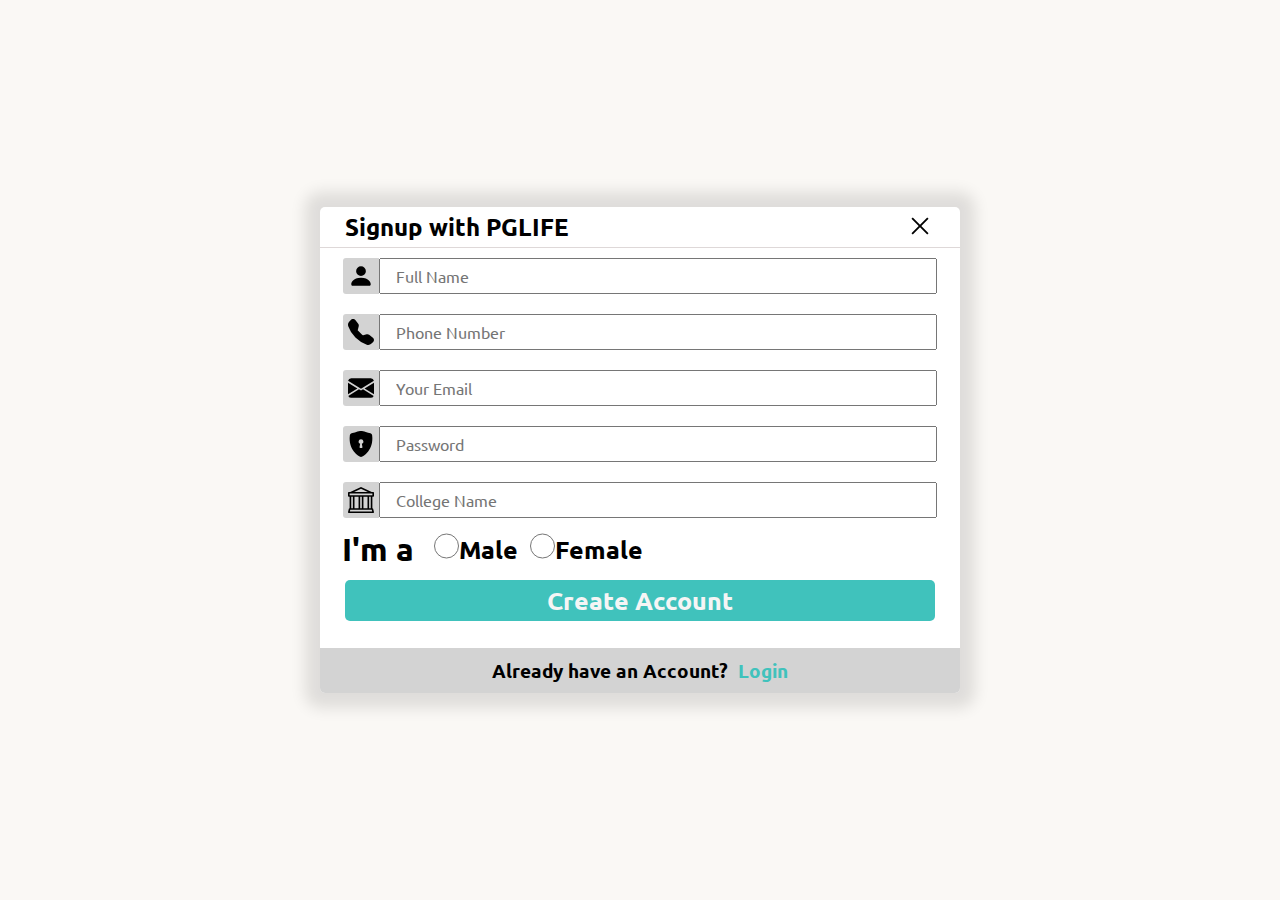
<file: signup.html>
<!DOCTYPE html>
<html lang="en">

<head>
  <meta charset="UTF-8" />
  <meta http-equiv="X-UA-Compatible" content="IE=edge" />
  <meta name="viewport" content="width=device-width, initial-scale=1.0" />
  <title>Signup Page</title>
  <link rel="stylesheet" href="signup.css" />
  <link href="https://fonts.googleapis.com/css2?family=Ubuntu:wght@300&display=swap" rel="stylesheet">

</head>

<body>
  <div class="pg-signup">
    <div class="pglife">
      <div class="details">
        <h2>Signup with PGLIFE</h2>
        <span><a href="index.html"> <img src="amenities/close.svg" alt="" /></a></span>
      </div>
      <div class="name">
        <img src="Icon/User.svg" alt="User" />
        <input type="text" placeholder="Full Name" />
      </div>
      <div class="name">
        <img src="Icon/Phone.svg" alt="User" />
        <input type="tel" placeholder="Phone Number" />
      </div>
      <div class="name">
        <img src="Icon/email.svg" alt="User" />
        <input type="email" placeholder="Your Email" />
      </div>
      <div class="name">
        <img src="Icon/lock.svg" alt="User" required="required" />
        <input type="password" placeholder="Password" />
      </div>
      <div class="name">
        <img src="Icon/building.svg" alt="User" />
        <input type="text" placeholder="College Name" />
      </div>
      <div class="radio">
        <h1>I'm a</h1>
        <div class="Gender">
          <div class="male"><input type="radio" name="Gender" />Male</div>
          <div class="male"><input type="radio" name="Gender" />Female</div>
        </div>
      </div>
      <button class="signup-button">
        <a href="#">Create Account</a>
      </button>
      <div class="signup-footer">
        <div class="disc">
          <h3>Already have an Account?</h3>
          <span><a href="login.html">Login</a></span>
        </div>
      </div>
    </div>
  </div>
</body>

</html>
</file>
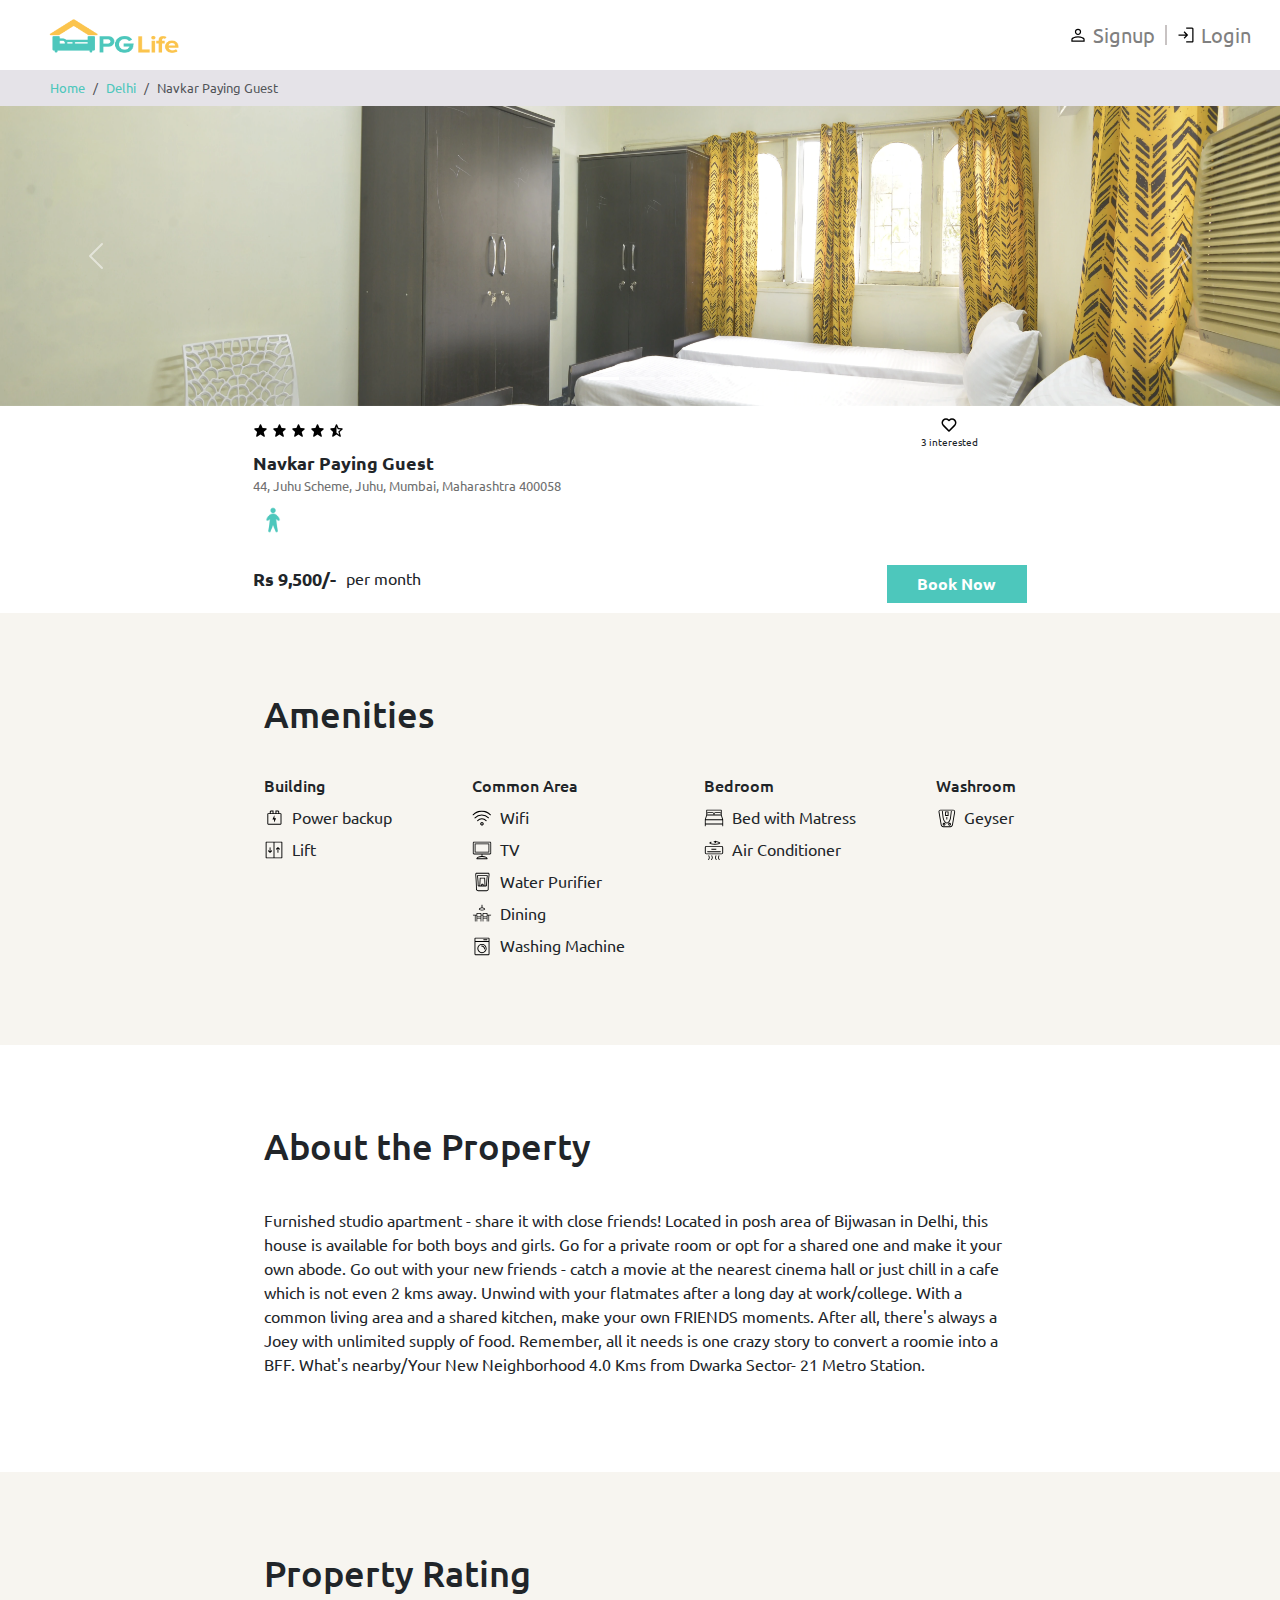
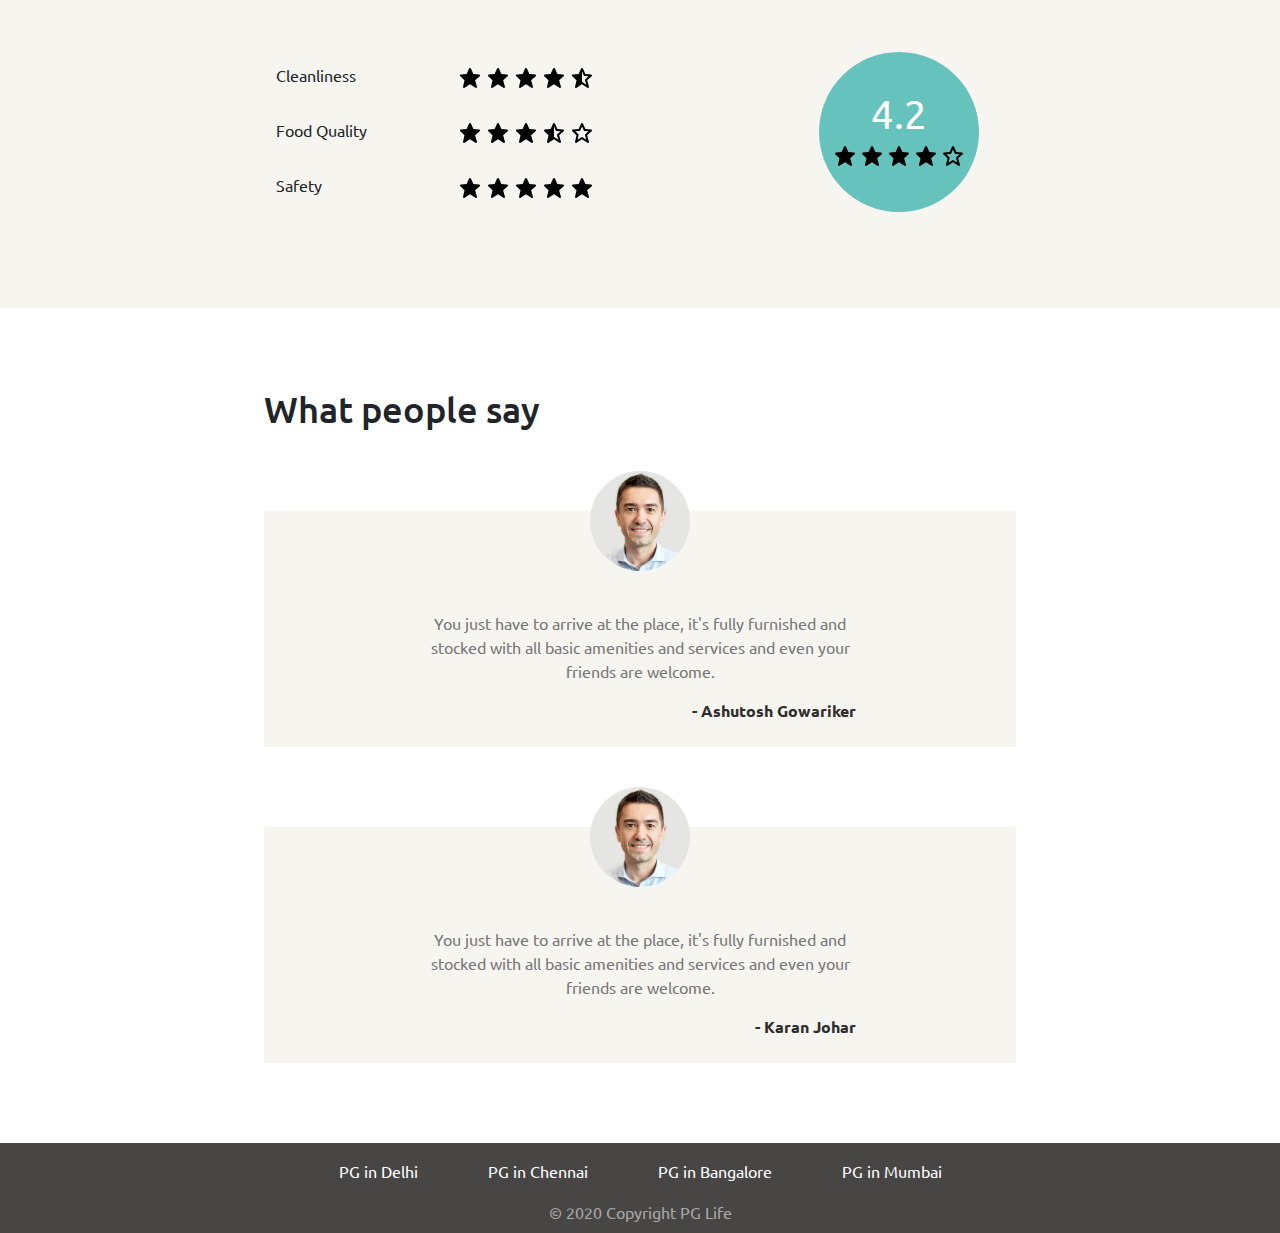
<file: View.html>
<!DOCTYPE html>
<html lang="en">

<head>
    <meta charset="UTF-8">
    <meta http-equiv="X-UA-Compatible" content="IE=edge">
    <meta name="viewport" content="width=device-width, initial-scale=1.0">
    <title>Ganpati Paying Guest | PG Life</title>
    <link href="https://cdn.jsdelivr.net/npm/bootstrap@5.2.3/dist/css/bootstrap.min.css" rel="stylesheet">
    <link href="https://fonts.googleapis.com/css2?family=Ubuntu:wght@300&display=swap" rel="stylesheet">
    <link rel="stylesheet" href="Delhi.css">
    <link rel="stylesheet" href="breadcrumb.css">
    <link rel="stylesheet" href="Carousel.css">
    <link rel="stylesheet" href="pgnames.css">
    <link rel="stylesheet" href="aminities.css">
    <link rel="stylesheet" href="property-rating.css">
    <link rel="stylesheet" href="property-testimonials.css">
    <link rel="stylesheet" href="footer.css">
</head>

<body>
    <!-- Navbar   -->
    <nav>
        <div class="logo"><a href="index.html"> <img src="Logo/logo.png" alt="Logo" /></a></div>
        <div class="signup">
            <div class="div1">
                <a href="signup.html">
                    <img src="Icon/User (2).svg" alt="Userlogo">Signup
                </a>
            </div>
            <div class="exl"></div>
            <div class="div2">
                <a href="login.html">
                    <img src="Icon/Login.svg" alt="Loginlogo "> Login
                </a>
            </div>
        </div>
    </nav>
    <!-- Breadcrumb -->
    <nav aria-label="breadcrumb">
        <ol class="breadcrumb py-2">
            <li class="breadcrumb-item">
                <a href="index.html">Home</a>
            </li>
            <li class="breadcrumb-item">
                <a href="Delhi.html">Delhi</a>
            </li>
            <li class="breadcrumb-item active" aria-current="page">
                Navkar Paying Guest
            </li>
        </ol>
    </nav>
    <!-- carousel bootstrap -->
    <div id="carouselExampleIndicators" class="carousel slide" data-bs-ride="carousel">
        <div class="carousel-indicators">
            <button type="button" data-bs-target="#carouselExampleIndicators" data-bs-slide-to="0" class="active"
                aria-current="true" aria-label="Slide 1"></button>
            <button type="button" data-bs-target="#carouselExampleIndicators" data-bs-slide-to="1"
                aria-label="Slide 2"></button>
            <button type="button" data-bs-target="#carouselExampleIndicators" data-bs-slide-to="2"
                aria-label="Slide 3"></button>
        </div>
        <div class="carousel-inner">
            <div class="carousel-item active">
                <img src="Images/img/properties/1/1d4f0757fdb86d5f.jpg" class="d-block w-100" alt="PG Interior Images">
            </div>
            <div class="carousel-item">
                <img src="Images/img/properties/1/46ebbb537aa9fb0a.jpg" class="d-block w-100" alt="PG Interior Images">
            </div>
            <div class="carousel-item">
                <img src="Images/img/properties/1/eace7b9114fd6046.jpg" class="d-block w-100" alt="PG Interior Images">
            </div>
        </div>
        <button class="carousel-control-prev" type="button" data-bs-target="#carouselExampleIndicators"
            data-bs-slide="prev">
            <span class="carousel-control-prev-icon" aria-hidden="true"></span>
            <span class="visually-hidden">Previous</span>
        </button>
        <button class="carousel-control-next" type="button" data-bs-target="#carouselExampleIndicators"
            data-bs-slide="next">
            <span class="carousel-control-next-icon" aria-hidden="true"></span>
            <span class="visually-hidden">Next</span>
        </button>
    </div>
    <!-- property Details  -->
    <div class="delhi-pg">
        <div class="rating">
            <div class="stars" title="4.5">
                <span><img src="Icon/bxs-star.svg" alt=""></span>
                <span><img src="Icon/bxs-star.svg" alt=""></span>
                <span><img src="Icon/bxs-star.svg" alt=""></span>
                <span><img src="Icon/bxs-star.svg" alt=""></span>
                <span><img src="Icon/bxs-star-half.svg" alt=""></span>
            </div>
            <div class="like">
                <span><img src="Icon/bx-heart.svg" alt=""></span>
                <div class="interested-text">3 interested</div>
            </div>
        </div>
        <div class="detail-container">
            <div class="property-name">Navkar Paying Guest</div>
            <div class="property-address">44, Juhu Scheme, Juhu, Mumbai, Maharashtra 400058</div>
            <div class="property-gender">
                <img src="Logo/male.png">
            </div>
        </div>
        <div class="rent-container">
            <div class="rent-details">
                <div class="rent">Rs 9,500/-</div>
                <div class="rent-unit">per month</div>
            </div>
            <div class="button-container">
                <a href="signup.html">Book Now</a>
            </div>
        </div>
    </div>
        <!-- amenities -->
        <div class="property-amenities">
            <div class="page-container">
                <h1>Amenities</h1>
                <div class="row justify-content-between">
                    <div class="col-md-auto">
                        <h5>Building</h5>
                        <div class="amenity-container">
                            <img src="amenities/powerbackup.svg">
                            <span>Power backup</span>
                        </div>
                        <div class="amenity-container">
                            <img src="amenities/lift.svg">
                            <span>Lift</span>
                        </div>
                    </div>
    
                    <div class="col-md-auto">
                        <h5>Common Area</h5>
                        <div class="amenity-container">
                            <img src="amenities/wifi.svg">
                            <span>Wifi</span>
                        </div>
                        <div class="amenity-container">
                            <img src="amenities/tv.svg">
                            <span>TV</span>
                        </div>
                        <div class="amenity-container">
                            <img src="amenities/rowater.svg">
                            <span>Water Purifier</span>
                        </div>
                        <div class="amenity-container">
                            <img src="amenities/dining.svg">
                            <span>Dining</span>
                        </div>
                        <div class="amenity-container">
                            <img src="amenities/washingmachine.svg">
                            <span>Washing Machine</span>
                        </div>
                    </div>
    
                    <div class="col-md-auto">
                        <h5>Bedroom</h5>
                        <div class="amenity-container">
                            <img src="amenities/bed.svg">
                            <span>Bed with Matress</span>
                        </div>
                        <div class="amenity-container">
                            <img src="amenities/ac.svg">
                            <span>Air Conditioner</span>
                        </div>
                    </div>
    
                    <div class="col-md-auto">
                        <h5>Washroom</h5>
                        <div class="amenity-container">
                            <img src="amenities/geyser.svg">
                            <span>Geyser</span>
                        </div>
                    </div>
                </div>
            </div>
        </div>
        <!-- property-about -->
        <div class="property-about page-container">
            <h1>About the Property</h1>
            <p>Furnished studio apartment - share it with close friends! Located in posh area of Bijwasan in Delhi, this house is available for both boys and girls. Go for a private room or opt for a shared one and make it your own abode. Go out with your new friends - catch a movie at the nearest cinema hall or just chill in a cafe which is not even 2 kms away. Unwind with your flatmates after a long day at work/college. With a common living area and a shared kitchen, make your own FRIENDS moments. After all, there's always a Joey with unlimited supply of food. Remember, all it needs is one crazy story to convert a roomie into a BFF. What's nearby/Your New Neighborhood 4.0 Kms from Dwarka Sector- 21 Metro Station.</p>
        </div>
        <!-- property-rating -->
        <div class="property-rating">
            <div class="page-container">
                <h1>Property Rating</h1>
                <div class="row align-items-center justify-content-between">
                    <div class="col-md-6">
                        <div class="rating-criteria row">
                            <div class="col-6">
                                <i class="rating-criteria-icon fas fa-broom"></i>
                                <span class="rating-criteria-text">Cleanliness</span>
                            </div>
                            <div class="rating-criteria-star-container col-6" title="4.3">
                                <span><img src="Icon/bxs-star.svg" alt=""></span>
                                <span><img src="Icon/bxs-star.svg" alt=""></span>
                                <span><img src="Icon/bxs-star.svg" alt=""></span>
                                <span><img src="Icon/bxs-star.svg" alt=""></span>
                                <span><img src="Icon/bxs-star-half.svg" alt=""></span>
                            </div>
                        </div>
    
                        <div class="rating-criteria row">
                            <div class="col-6">
                                <i class="rating-criteria-icon fas fa-utensils"></i>
                                <span class="rating-criteria-text">Food Quality</span>
                            </div>
                            <div class="rating-criteria-star-container col-6" title="3.4">
                                <span><img src="Icon/bxs-star.svg" alt=""></span>
                                <span><img src="Icon/bxs-star.svg" alt=""></span>
                                <span><img src="Icon/bxs-star.svg" alt=""></span>
                                <span><img src="Icon/bxs-star-half.svg" alt=""></span>
                                <span><img src="Icon/bx-star-mty.svg" alt=""></span>
                            </div>
                        </div>
    
                        <div class="rating-criteria row">
                            <div class="col-6">
                                <i class="rating-criteria-icon fa fa-lock"></i>
                                <span class="rating-criteria-text">Safety</span>
                            </div>
                            <div class="rating-criteria-star-container col-6" title="4.8">
                                <span><img src="Icon/bxs-star.svg" alt=""></span>
                                <span><img src="Icon/bxs-star.svg" alt=""></span>
                                <span><img src="Icon/bxs-star.svg" alt=""></span>
                                <span><img src="Icon/bxs-star.svg" alt=""></span>
                                <span><img src="Icon/bxs-star.svg" alt=""></span>
                            </div>
                        </div>
                    </div>
    
                    <div class="col-md-4">
                        <div class="rating-circle">
                            <div class="total-rating">4.2</div>
                            <div class="rating-circle-star-container">
                                <span><img src="Icon/bxs-star.svg" alt=""></span>
                                <span><img src="Icon/bxs-star.svg" alt=""></span>
                                <span><img src="Icon/bxs-star.svg" alt=""></span>
                                <span><img src="Icon/bxs-star.svg" alt=""></span>
                                <span><img src="Icon/bx-star-mty.svg" alt=""></span>
                            </div>
                        </div>
                    </div>
                </div>
            </div>
        </div>
        <!-- testimonial-block -->
        <div class="property-testimonials page-container">
            <h1>What people say</h1>
            <div class="testimonial-block">
                <div class="testimonial-image-container">
                    <img class="testimonial-img" src="Logo/man.png">
                </div>
                <div class="testimonial-text">
                    <i class="fa fa-quote-left" aria-hidden="true"></i>
                    <p>You just have to arrive at the place, it's fully furnished and stocked with all basic amenities and services and even your friends are welcome.</p>
                </div>
                <div class="testimonial-name">- Ashutosh Gowariker</div>
            </div>
            <div class="testimonial-block">
                <div class="testimonial-image-container">
                    <img class="testimonial-img" src="Logo/man.png">
                </div>
                <div class="testimonial-text">
                    <i class="fa fa-quote-left" aria-hidden="true"></i>
                    <p>You just have to arrive at the place, it's fully furnished and stocked with all basic amenities and services and even your friends are welcome.</p>
                </div>
                <div class="testimonial-name">- Karan Johar</div>
            </div>
        </div>
        <!-- Footer  -->
        <footer class="Footer1">
            <div class="loction-details">
              <div class="pg-delhi">
                <a href="Delhi.html">PG in Delhi</a>
              </div>
              <div class="pg-Chennai">
                <a href="Chennai.html">PG in Chennai</a>
              </div>
              <div class="pg-bangalore">
                <a href="Bangalore.html">PG in Bangalore</a>
              </div>
              <div class="pg-mumbai">
                <a href="Mumbai.html">PG in Mumbai</a>
              </div>
            </div>
            <div class="copy">
                <div>© 2020 Copyright PG Life</div>
            </div>
          </footer>
    <script src="https://cdn.jsdelivr.net/npm/bootstrap@5.0.2/dist/js/bootstrap.bundle.min.js"></script>

</body>

</html>
</file>
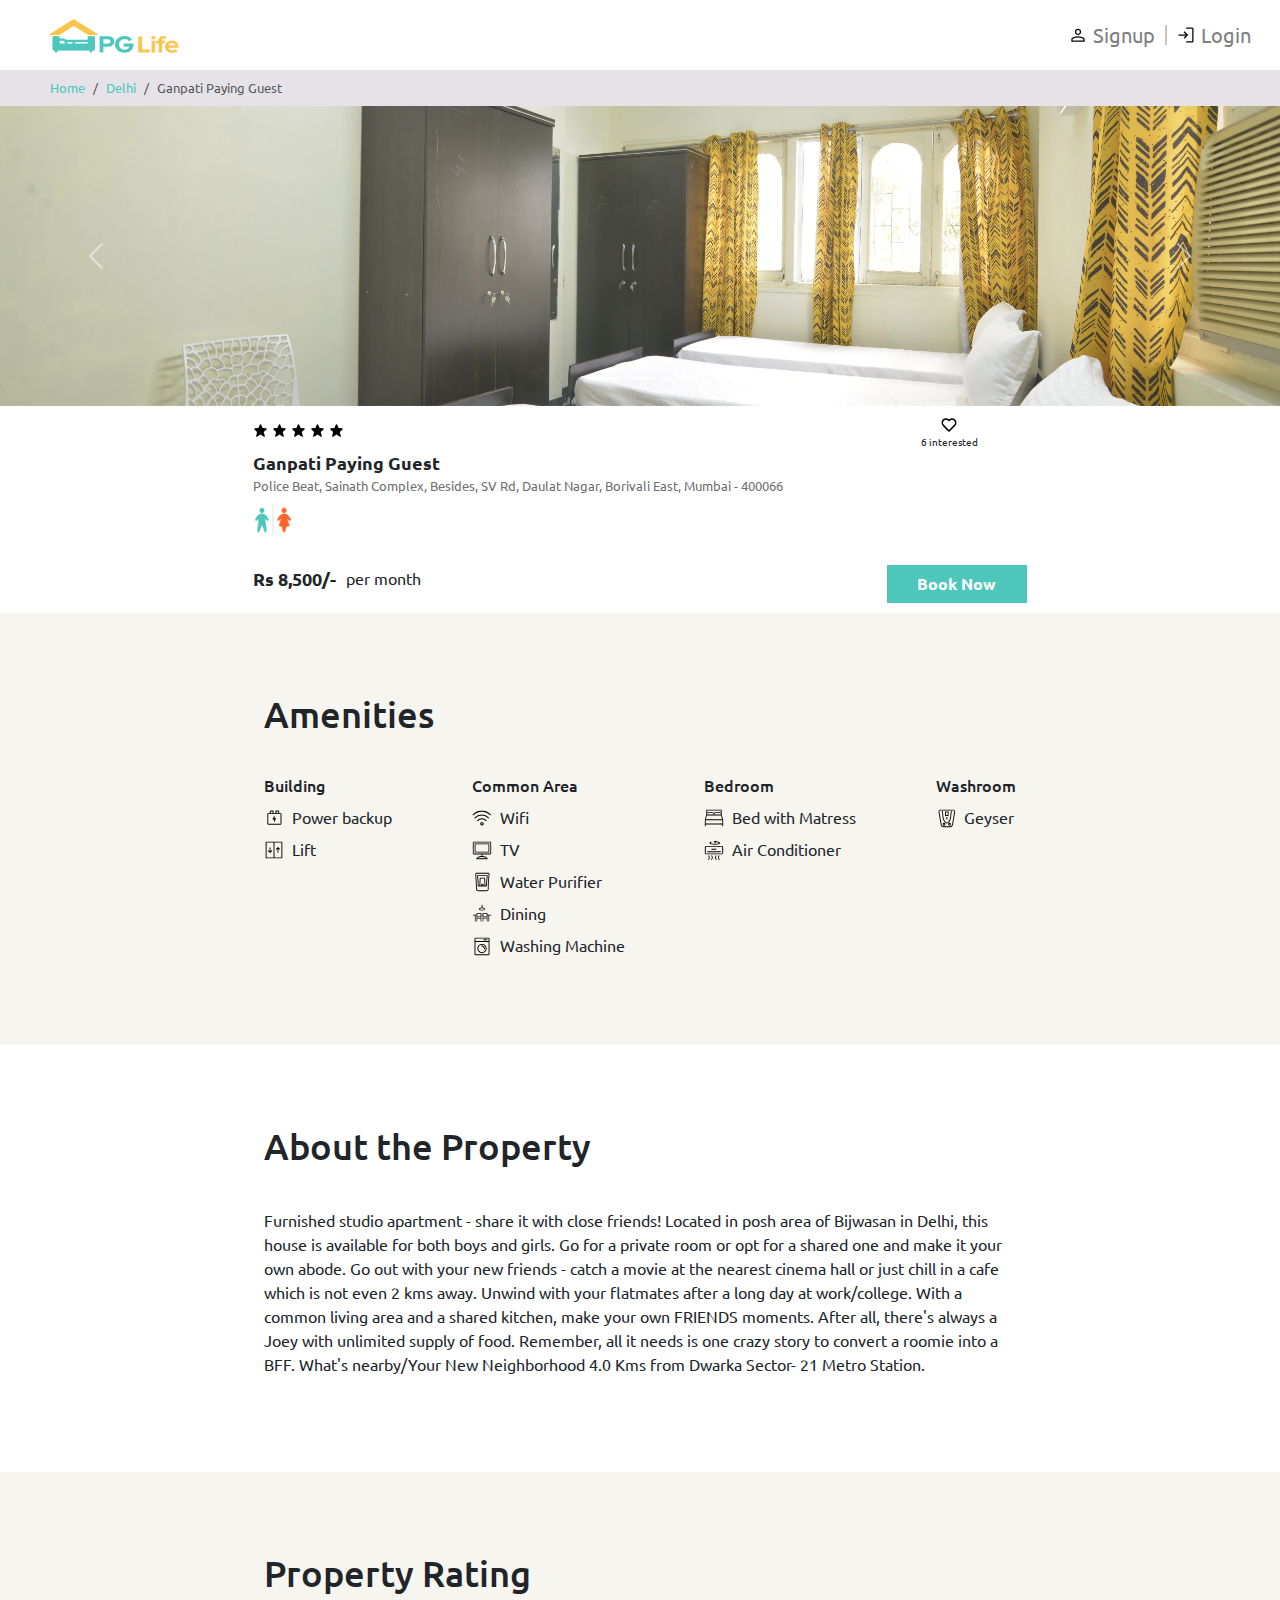
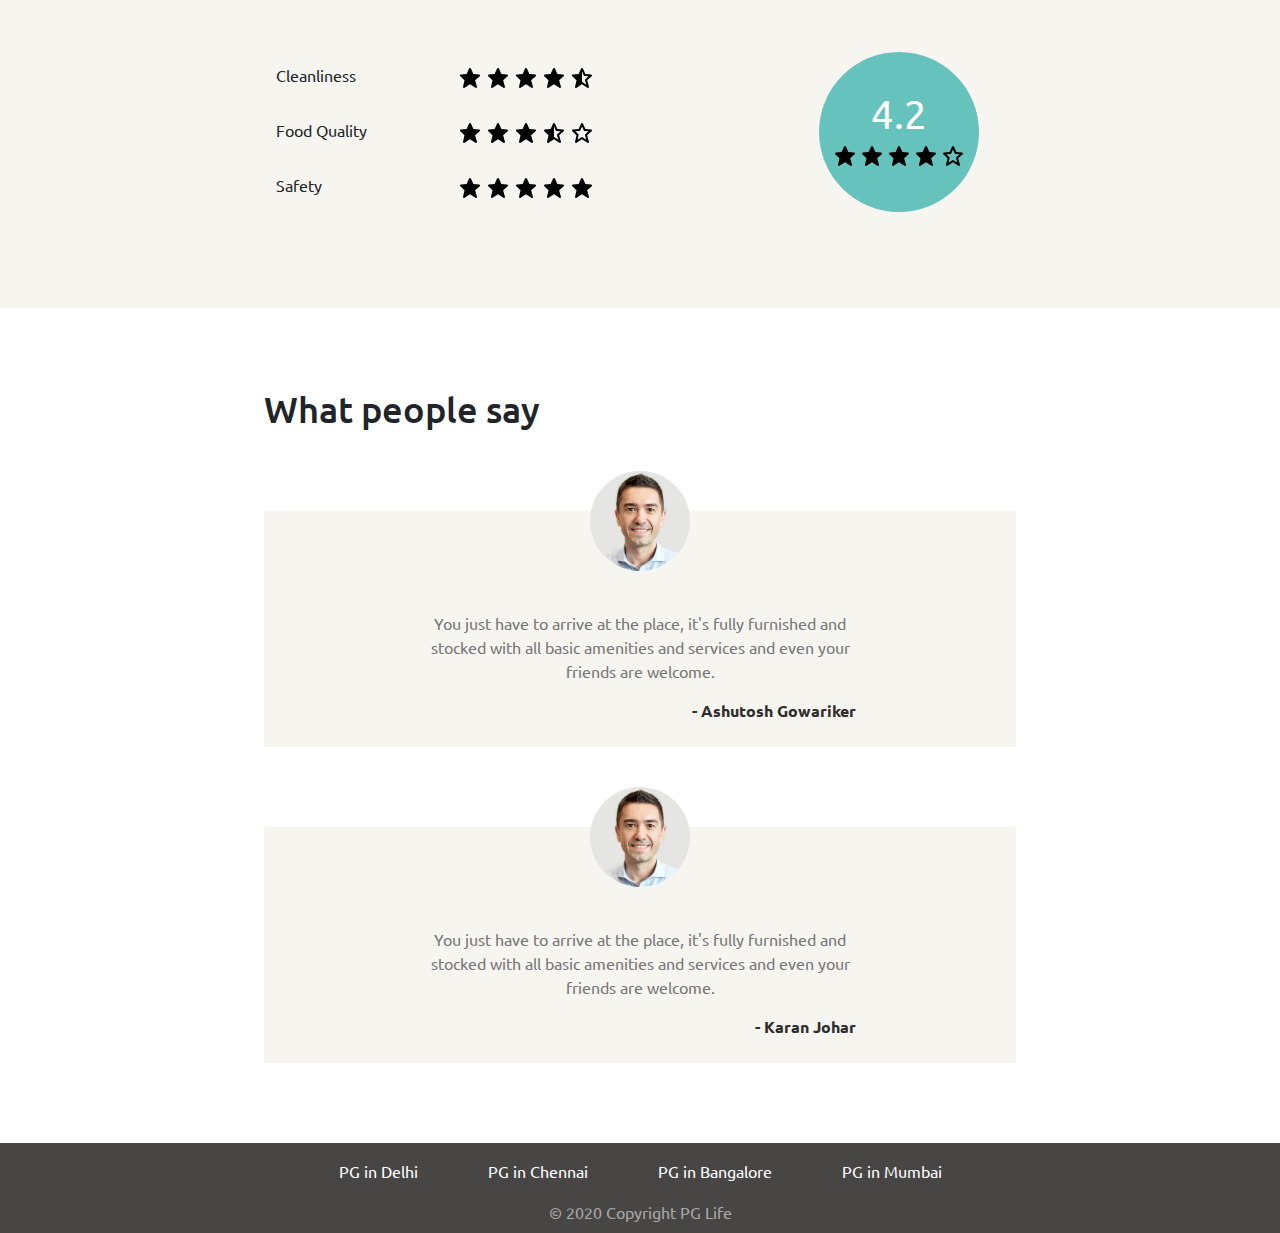
<file: View1.html>
<!DOCTYPE html>
<html lang="en">

<head>
    <meta charset="UTF-8">
    <meta http-equiv="X-UA-Compatible" content="IE=edge">
    <meta name="viewport" content="width=device-width, initial-scale=1.0">
    <title>Ganpati Paying Guest | PG Life</title>
    <link href="https://cdn.jsdelivr.net/npm/bootstrap@5.2.3/dist/css/bootstrap.min.css" rel="stylesheet">
    <link href="https://fonts.googleapis.com/css2?family=Ubuntu:wght@300&display=swap" rel="stylesheet">
    <link rel="stylesheet" href="Delhi.css">
    <link rel="stylesheet" href="breadcrumb.css">
    <link rel="stylesheet" href="Carousel.css">
    <link rel="stylesheet" href="pgnames.css">
    <link rel="stylesheet" href="aminities.css">
    <link rel="stylesheet" href="property-rating.css">
    <link rel="stylesheet" href="property-testimonials.css">
    <link rel="stylesheet" href="footer.css">
</head>

<body>
    <!-- Navbar   -->
    <nav>
        <div class="logo"><a href="index.html"> <img src="Logo/logo.png" alt="Logo" /></a></div>
        <div class="signup">
            <div class="div1">
                <a href="signup.html">
                    <img src="Icon/User (2).svg" alt="Userlogo">Signup
                </a>
            </div>
            <div class="exl"></div>
            <div class="div2">
                <a href="login.html">
                    <img src="Icon/Login.svg" alt="Loginlogo "> Login
                </a>
            </div>
        </div>
    </nav>
    <!-- Breadcrumb -->
    <nav aria-label="breadcrumb">
        <ol class="breadcrumb py-2">
            <li class="breadcrumb-item">
                <a href="index.html">Home</a>
            </li>
            <li class="breadcrumb-item">
                <a href="Delhi.html">Delhi</a>
            </li>
            <li class="breadcrumb-item active" aria-current="page">
                Ganpati Paying Guest
            </li>
        </ol>
    </nav>
    <!-- carousel bootstrap -->
    <div id="carouselExampleIndicators" class="carousel slide" data-bs-ride="carousel">
        <div class="carousel-indicators">
            <button type="button" data-bs-target="#carouselExampleIndicators" data-bs-slide-to="0" class="active"
                aria-current="true" aria-label="Slide 1"></button>
            <button type="button" data-bs-target="#carouselExampleIndicators" data-bs-slide-to="1"
                aria-label="Slide 2"></button>
            <button type="button" data-bs-target="#carouselExampleIndicators" data-bs-slide-to="2"
                aria-label="Slide 3"></button>
        </div>
        <div class="carousel-inner">
            <div class="carousel-item active">
                <img src="Images/img/properties/1/1d4f0757fdb86d5f.jpg" class="d-block w-100" alt="PG Interior Images">
            </div>
            <div class="carousel-item">
                <img src="Images/img/properties/1/46ebbb537aa9fb0a.jpg" class="d-block w-100" alt="PG Interior Images">
            </div>
            <div class="carousel-item">
                <img src="Images/img/properties/1/eace7b9114fd6046.jpg" class="d-block w-100" alt="PG Interior Images">
            </div>
        </div>
        <button class="carousel-control-prev" type="button" data-bs-target="#carouselExampleIndicators"
            data-bs-slide="prev">
            <span class="carousel-control-prev-icon" aria-hidden="true"></span>
            <span class="visually-hidden">Previous</span>
        </button>
        <button class="carousel-control-next" type="button" data-bs-target="#carouselExampleIndicators"
            data-bs-slide="next">
            <span class="carousel-control-next-icon" aria-hidden="true"></span>
            <span class="visually-hidden">Next</span>
        </button>
    </div>
    <!-- property Details  -->
    <div class="delhi-pg">
        <div class="rating">
            <div class="stars" title="4.5">
                <span><img src="Icon/bxs-star.svg" alt=""></span>
                <span><img src="Icon/bxs-star.svg" alt=""></span>
                <span><img src="Icon/bxs-star.svg" alt=""></span>
                <span><img src="Icon/bxs-star.svg" alt=""></span>
                <span><img src="Icon/bxs-star.svg" alt=""></span>
            </div>
            <div class="like">
                <span><img src="Icon/bx-heart.svg" alt=""></span>
                <div class="interested-text">6 interested</div>
            </div>
        </div>
        <div class="detail-container">
            <div class="property-name">Ganpati Paying Guest</div>
            <div class="property-address">Police Beat, Sainath Complex, Besides, SV Rd, Daulat Nagar, Borivali East, Mumbai - 400066</div>
            <div class="property-gender">
                <img src="Logo/unisex.png">
            </div>
        </div>
        <div class="rent-container">
            <div class="rent-details">
                <div class="rent">Rs 8,500/-</div>
                <div class="rent-unit">per month</div>
            </div>
            <div class="button-container">
                <a href="signup.html">Book Now</a>
            </div>
        </div>
    </div>
        <!-- amenities -->
        <div class="property-amenities">
            <div class="page-container">
                <h1>Amenities</h1>
                <div class="row justify-content-between">
                    <div class="col-md-auto">
                        <h5>Building</h5>
                        <div class="amenity-container">
                            <img src="amenities/powerbackup.svg">
                            <span>Power backup</span>
                        </div>
                        <div class="amenity-container">
                            <img src="amenities/lift.svg">
                            <span>Lift</span>
                        </div>
                    </div>
    
                    <div class="col-md-auto">
                        <h5>Common Area</h5>
                        <div class="amenity-container">
                            <img src="amenities/wifi.svg">
                            <span>Wifi</span>
                        </div>
                        <div class="amenity-container">
                            <img src="amenities/tv.svg">
                            <span>TV</span>
                        </div>
                        <div class="amenity-container">
                            <img src="amenities/rowater.svg">
                            <span>Water Purifier</span>
                        </div>
                        <div class="amenity-container">
                            <img src="amenities/dining.svg">
                            <span>Dining</span>
                        </div>
                        <div class="amenity-container">
                            <img src="amenities/washingmachine.svg">
                            <span>Washing Machine</span>
                        </div>
                    </div>
    
                    <div class="col-md-auto">
                        <h5>Bedroom</h5>
                        <div class="amenity-container">
                            <img src="amenities/bed.svg">
                            <span>Bed with Matress</span>
                        </div>
                        <div class="amenity-container">
                            <img src="amenities/ac.svg">
                            <span>Air Conditioner</span>
                        </div>
                    </div>
    
                    <div class="col-md-auto">
                        <h5>Washroom</h5>
                        <div class="amenity-container">
                            <img src="amenities/geyser.svg">
                            <span>Geyser</span>
                        </div>
                    </div>
                </div>
            </div>
        </div>
        <!-- property-about -->
        <div class="property-about page-container">
            <h1>About the Property</h1>
            <p>Furnished studio apartment - share it with close friends! Located in posh area of Bijwasan in Delhi, this house is available for both boys and girls. Go for a private room or opt for a shared one and make it your own abode. Go out with your new friends - catch a movie at the nearest cinema hall or just chill in a cafe which is not even 2 kms away. Unwind with your flatmates after a long day at work/college. With a common living area and a shared kitchen, make your own FRIENDS moments. After all, there's always a Joey with unlimited supply of food. Remember, all it needs is one crazy story to convert a roomie into a BFF. What's nearby/Your New Neighborhood 4.0 Kms from Dwarka Sector- 21 Metro Station.</p>
        </div>
        <!-- property-rating -->
        <div class="property-rating">
            <div class="page-container">
                <h1>Property Rating</h1>
                <div class="row align-items-center justify-content-between">
                    <div class="col-md-6">
                        <div class="rating-criteria row">
                            <div class="col-6">
                                <i class="rating-criteria-icon fas fa-broom"></i>
                                <span class="rating-criteria-text">Cleanliness</span>
                            </div>
                            <div class="rating-criteria-star-container col-6" title="4.3">
                                <span><img src="Icon/bxs-star.svg" alt=""></span>
                                <span><img src="Icon/bxs-star.svg" alt=""></span>
                                <span><img src="Icon/bxs-star.svg" alt=""></span>
                                <span><img src="Icon/bxs-star.svg" alt=""></span>
                                <span><img src="Icon/bxs-star-half.svg" alt=""></span>
                            </div>
                        </div>
    
                        <div class="rating-criteria row">
                            <div class="col-6">
                                <i class="rating-criteria-icon fas fa-utensils"></i>
                                <span class="rating-criteria-text">Food Quality</span>
                            </div>
                            <div class="rating-criteria-star-container col-6" title="3.4">
                                <span><img src="Icon/bxs-star.svg" alt=""></span>
                                <span><img src="Icon/bxs-star.svg" alt=""></span>
                                <span><img src="Icon/bxs-star.svg" alt=""></span>
                                <span><img src="Icon/bxs-star-half.svg" alt=""></span>
                                <span><img src="Icon/bx-star-mty.svg" alt=""></span>
                            </div>
                        </div>
    
                        <div class="rating-criteria row">
                            <div class="col-6">
                                <i class="rating-criteria-icon fa fa-lock"></i>
                                <span class="rating-criteria-text">Safety</span>
                            </div>
                            <div class="rating-criteria-star-container col-6" title="4.8">
                                <span><img src="Icon/bxs-star.svg" alt=""></span>
                                <span><img src="Icon/bxs-star.svg" alt=""></span>
                                <span><img src="Icon/bxs-star.svg" alt=""></span>
                                <span><img src="Icon/bxs-star.svg" alt=""></span>
                                <span><img src="Icon/bxs-star.svg" alt=""></span>
                            </div>
                        </div>
                    </div>
    
                    <div class="col-md-4">
                        <div class="rating-circle">
                            <div class="total-rating">4.2</div>
                            <div class="rating-circle-star-container">
                                <span><img src="Icon/bxs-star.svg" alt=""></span>
                                <span><img src="Icon/bxs-star.svg" alt=""></span>
                                <span><img src="Icon/bxs-star.svg" alt=""></span>
                                <span><img src="Icon/bxs-star.svg" alt=""></span>
                                <span><img src="Icon/bx-star-mty.svg" alt=""></span>
                            </div>
                        </div>
                    </div>
                </div>
            </div>
        </div>
        <!-- testimonial-block -->
        <div class="property-testimonials page-container">
            <h1>What people say</h1>
            <div class="testimonial-block">
                <div class="testimonial-image-container">
                    <img class="testimonial-img" src="Logo/man.png">
                </div>
                <div class="testimonial-text">
                    <i class="fa fa-quote-left" aria-hidden="true"></i>
                    <p>You just have to arrive at the place, it's fully furnished and stocked with all basic amenities and services and even your friends are welcome.</p>
                </div>
                <div class="testimonial-name">- Ashutosh Gowariker</div>
            </div>
            <div class="testimonial-block">
                <div class="testimonial-image-container">
                    <img class="testimonial-img" src="Logo/man.png">
                </div>
                <div class="testimonial-text">
                    <i class="fa fa-quote-left" aria-hidden="true"></i>
                    <p>You just have to arrive at the place, it's fully furnished and stocked with all basic amenities and services and even your friends are welcome.</p>
                </div>
                <div class="testimonial-name">- Karan Johar</div>
            </div>
        </div>
        <!-- Footer  -->
        <footer class="Footer1">
            <div class="loction-details">
              <div class="pg-delhi">
                <a href="Delhi.html">PG in Delhi</a>
              </div>
              <div class="pg-Chennai">
                <a href="Chennai.html">PG in Chennai</a>
              </div>
              <div class="pg-bangalore">
                <a href="Bangalore.html">PG in Bangalore</a>
              </div>
              <div class="pg-mumbai">
                <a href="Mumbai.html">PG in Mumbai</a>
              </div>
            </div>
            <div class="copy">
                <div>© 2020 Copyright PG Life</div>
            </div>
          </footer>
    <script src="https://cdn.jsdelivr.net/npm/bootstrap@5.0.2/dist/js/bootstrap.bundle.min.js"></script>

</body>

</html>
</file>
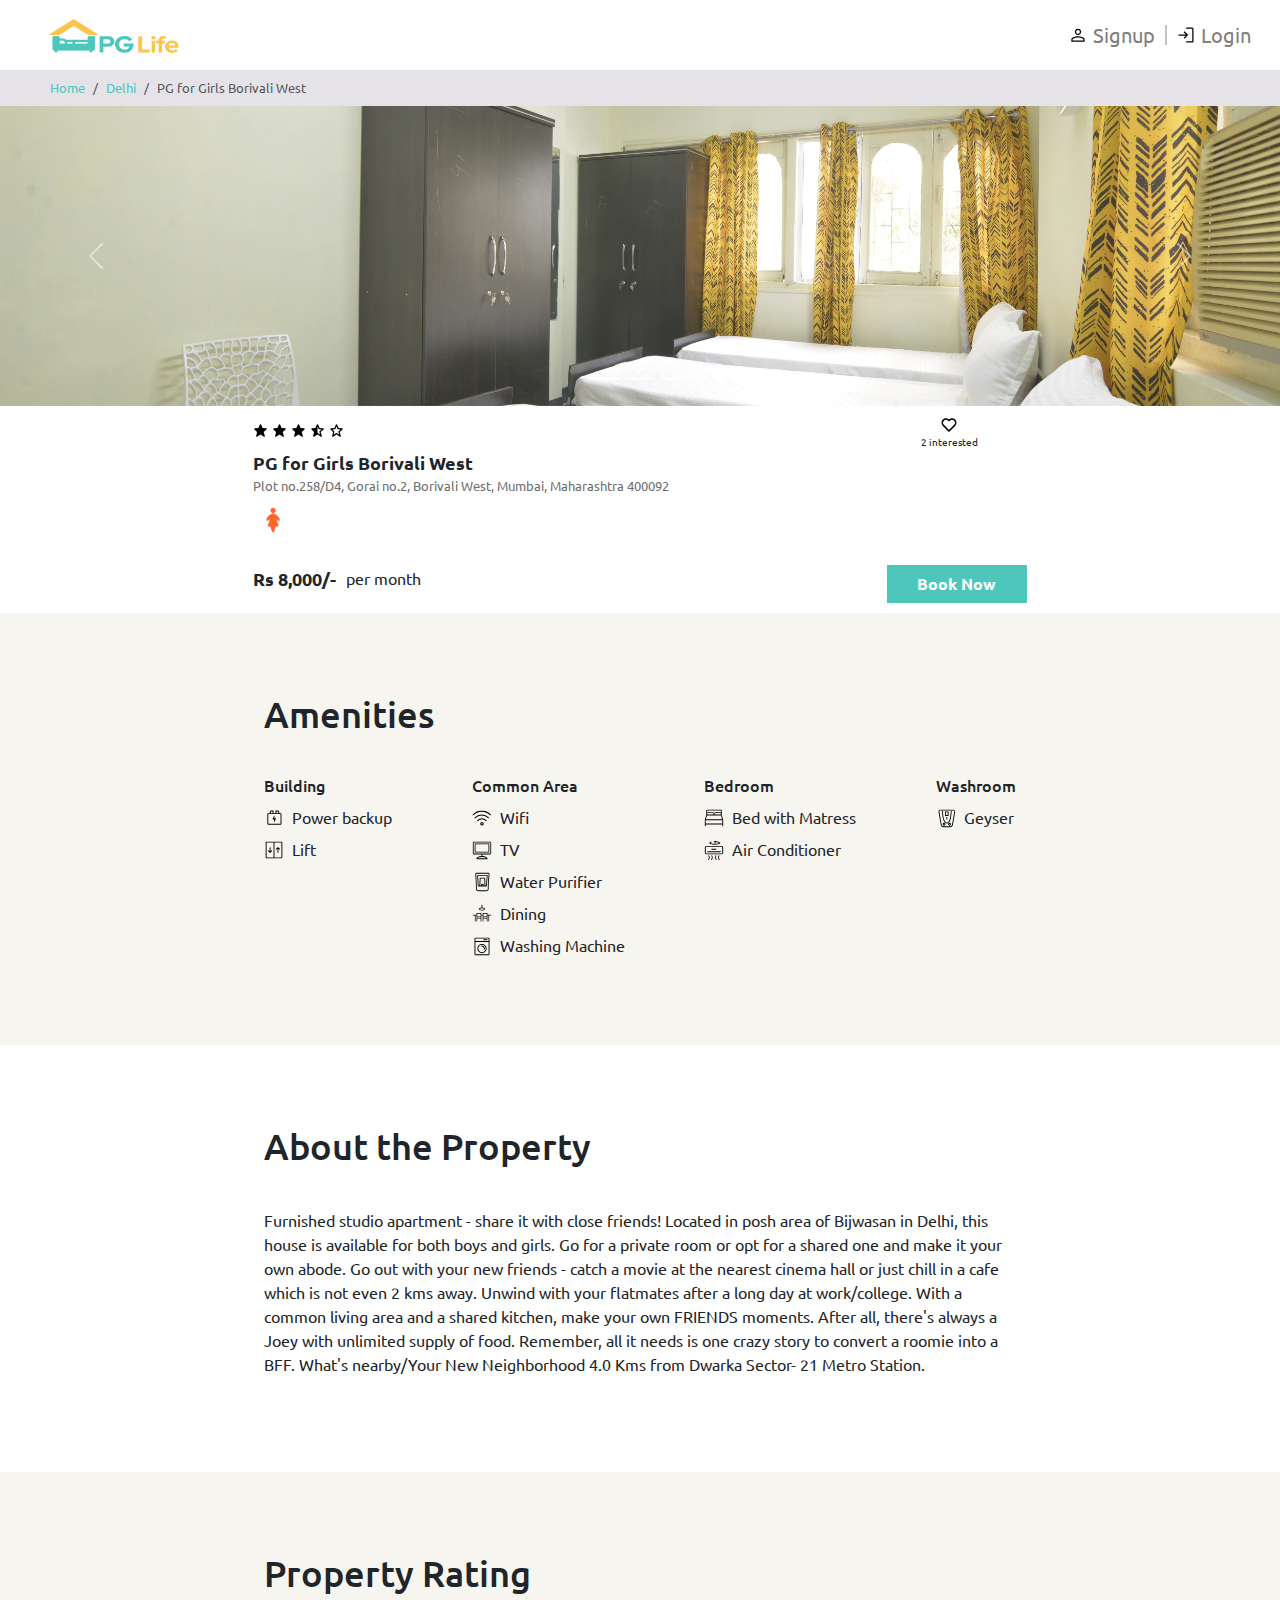
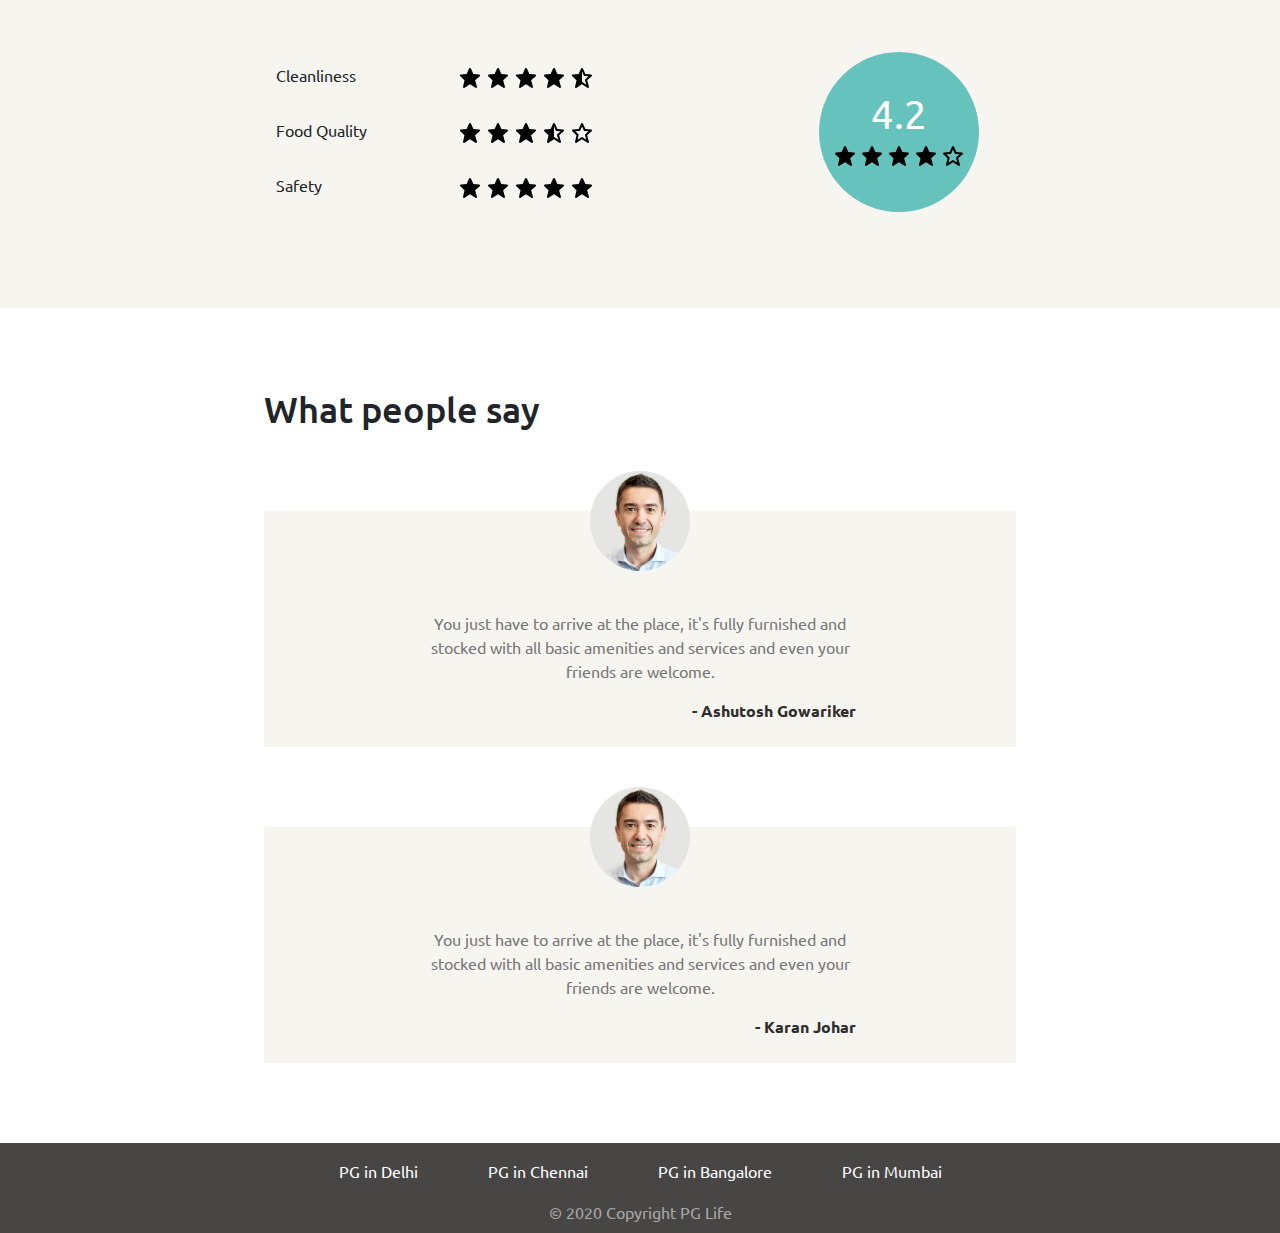
<file: View2.html>
<!DOCTYPE html>
<html lang="en">

<head>
    <meta charset="UTF-8">
    <meta http-equiv="X-UA-Compatible" content="IE=edge">
    <meta name="viewport" content="width=device-width, initial-scale=1.0">
    <title>Ganpati Paying Guest | PG Life</title>
    <link href="https://cdn.jsdelivr.net/npm/bootstrap@5.2.3/dist/css/bootstrap.min.css" rel="stylesheet">
    <link href="https://fonts.googleapis.com/css2?family=Ubuntu:wght@300&display=swap" rel="stylesheet">
    <link rel="stylesheet" href="Delhi.css">
    <link rel="stylesheet" href="breadcrumb.css">
    <link rel="stylesheet" href="Carousel.css">
    <link rel="stylesheet" href="pgnames.css">
    <link rel="stylesheet" href="aminities.css">
    <link rel="stylesheet" href="property-rating.css">
    <link rel="stylesheet" href="property-testimonials.css">
    <link rel="stylesheet" href="footer.css">
</head>

<body>
    <!-- Navbar   -->
    <nav>
        <div class="logo"><a href="index.html"> <img src="Logo/logo.png" alt="Logo" /></a></div>
        <div class="signup">
            <div class="div1">
                <a href="signup.html">
                    <img src="Icon/User (2).svg" alt="Userlogo">Signup
                </a>
            </div>
            <div class="exl"></div>
            <div class="div2">
                <a href="login.html">
                    <img src="Icon/Login.svg" alt="Loginlogo "> Login
                </a>
            </div>
        </div>
    </nav>
    <!-- Breadcrumb -->
    <nav aria-label="breadcrumb">
        <ol class="breadcrumb py-2">
            <li class="breadcrumb-item">
                <a href="index.html">Home</a>
            </li>
            <li class="breadcrumb-item">
                <a href="Delhi.html">Delhi</a>
            </li>
            <li class="breadcrumb-item active" aria-current="page">
                PG for Girls Borivali West
            </li>
        </ol>
    </nav>
    <!-- carousel bootstrap -->
    <div id="carouselExampleIndicators" class="carousel slide" data-bs-ride="carousel">
        <div class="carousel-indicators">
            <button type="button" data-bs-target="#carouselExampleIndicators" data-bs-slide-to="0" class="active"
                aria-current="true" aria-label="Slide 1"></button>
            <button type="button" data-bs-target="#carouselExampleIndicators" data-bs-slide-to="1"
                aria-label="Slide 2"></button>
            <button type="button" data-bs-target="#carouselExampleIndicators" data-bs-slide-to="2"
                aria-label="Slide 3"></button>
        </div>
        <div class="carousel-inner">
            <div class="carousel-item active">
                <img src="Images/img/properties/1/1d4f0757fdb86d5f.jpg" class="d-block w-100" alt="PG Interior Images">
            </div>
            <div class="carousel-item">
                <img src="Images/img/properties/1/46ebbb537aa9fb0a.jpg" class="d-block w-100" alt="PG Interior Images">
            </div>
            <div class="carousel-item">
                <img src="Images/img/properties/1/eace7b9114fd6046.jpg" class="d-block w-100" alt="PG Interior Images">
            </div>
        </div>
        <button class="carousel-control-prev" type="button" data-bs-target="#carouselExampleIndicators"
            data-bs-slide="prev">
            <span class="carousel-control-prev-icon" aria-hidden="true"></span>
            <span class="visually-hidden">Previous</span>
        </button>
        <button class="carousel-control-next" type="button" data-bs-target="#carouselExampleIndicators"
            data-bs-slide="next">
            <span class="carousel-control-next-icon" aria-hidden="true"></span>
            <span class="visually-hidden">Next</span>
        </button>
    </div>
    <!-- property Details  -->
    <div class="delhi-pg">
        <div class="rating">
            <div class="stars" title="4.5">
                <span><img src="Icon/bxs-star.svg" alt=""></span>
                <span><img src="Icon/bxs-star.svg" alt=""></span>
                <span><img src="Icon/bxs-star.svg" alt=""></span>
                <span><img src="Icon/bxs-star-half.svg" alt=""></span>
                <span><img src="Icon/bx-star-mty.svg" alt=""></span>
            </div>
            <div class="like">
                <span><img src="Icon/bx-heart.svg" alt=""></span>
                <div class="interested-text">2 interested</div>
            </div>
        </div>
        <div class="detail-container">
            <div class="property-name">PG for Girls Borivali West</div>
            <div class="property-address">Plot no.258/D4, Gorai no.2, Borivali West, Mumbai, Maharashtra 400092</div>
            <div class="property-gender">
                <img src="Logo/female.png">
            </div>
        </div>
        <div class="rent-container">
            <div class="rent-details">
                <div class="rent">Rs 8,000/-</div>
                <div class="rent-unit">per month</div>
            </div>
            <div class="button-container">
                <a href="signup.html">Book Now</a>
            </div>
        </div>
    </div>
        <!-- amenities -->
        <div class="property-amenities">
            <div class="page-container">
                <h1>Amenities</h1>
                <div class="row justify-content-between">
                    <div class="col-md-auto">
                        <h5>Building</h5>
                        <div class="amenity-container">
                            <img src="amenities/powerbackup.svg">
                            <span>Power backup</span>
                        </div>
                        <div class="amenity-container">
                            <img src="amenities/lift.svg">
                            <span>Lift</span>
                        </div>
                    </div>
    
                    <div class="col-md-auto">
                        <h5>Common Area</h5>
                        <div class="amenity-container">
                            <img src="amenities/wifi.svg">
                            <span>Wifi</span>
                        </div>
                        <div class="amenity-container">
                            <img src="amenities/tv.svg">
                            <span>TV</span>
                        </div>
                        <div class="amenity-container">
                            <img src="amenities/rowater.svg">
                            <span>Water Purifier</span>
                        </div>
                        <div class="amenity-container">
                            <img src="amenities/dining.svg">
                            <span>Dining</span>
                        </div>
                        <div class="amenity-container">
                            <img src="amenities/washingmachine.svg">
                            <span>Washing Machine</span>
                        </div>
                    </div>
    
                    <div class="col-md-auto">
                        <h5>Bedroom</h5>
                        <div class="amenity-container">
                            <img src="amenities/bed.svg">
                            <span>Bed with Matress</span>
                        </div>
                        <div class="amenity-container">
                            <img src="amenities/ac.svg">
                            <span>Air Conditioner</span>
                        </div>
                    </div>
    
                    <div class="col-md-auto">
                        <h5>Washroom</h5>
                        <div class="amenity-container">
                            <img src="amenities/geyser.svg">
                            <span>Geyser</span>
                        </div>
                    </div>
                </div>
            </div>
        </div>
        <!-- property-about -->
        <div class="property-about page-container">
            <h1>About the Property</h1>
            <p>Furnished studio apartment - share it with close friends! Located in posh area of Bijwasan in Delhi, this house is available for both boys and girls. Go for a private room or opt for a shared one and make it your own abode. Go out with your new friends - catch a movie at the nearest cinema hall or just chill in a cafe which is not even 2 kms away. Unwind with your flatmates after a long day at work/college. With a common living area and a shared kitchen, make your own FRIENDS moments. After all, there's always a Joey with unlimited supply of food. Remember, all it needs is one crazy story to convert a roomie into a BFF. What's nearby/Your New Neighborhood 4.0 Kms from Dwarka Sector- 21 Metro Station.</p>
        </div>
        <!-- property-rating -->
        <div class="property-rating">
            <div class="page-container">
                <h1>Property Rating</h1>
                <div class="row align-items-center justify-content-between">
                    <div class="col-md-6">
                        <div class="rating-criteria row">
                            <div class="col-6">
                                <i class="rating-criteria-icon fas fa-broom"></i>
                                <span class="rating-criteria-text">Cleanliness</span>
                            </div>
                            <div class="rating-criteria-star-container col-6" title="4.3">
                                <span><img src="Icon/bxs-star.svg" alt=""></span>
                                <span><img src="Icon/bxs-star.svg" alt=""></span>
                                <span><img src="Icon/bxs-star.svg" alt=""></span>
                                <span><img src="Icon/bxs-star.svg" alt=""></span>
                                <span><img src="Icon/bxs-star-half.svg" alt=""></span>
                            </div>
                        </div>
    
                        <div class="rating-criteria row">
                            <div class="col-6">
                                <i class="rating-criteria-icon fas fa-utensils"></i>
                                <span class="rating-criteria-text">Food Quality</span>
                            </div>
                            <div class="rating-criteria-star-container col-6" title="3.4">
                                <span><img src="Icon/bxs-star.svg" alt=""></span>
                                <span><img src="Icon/bxs-star.svg" alt=""></span>
                                <span><img src="Icon/bxs-star.svg" alt=""></span>
                                <span><img src="Icon/bxs-star-half.svg" alt=""></span>
                                <span><img src="Icon/bx-star-mty.svg" alt=""></span>
                            </div>
                        </div>
    
                        <div class="rating-criteria row">
                            <div class="col-6">
                                <i class="rating-criteria-icon fa fa-lock"></i>
                                <span class="rating-criteria-text">Safety</span>
                            </div>
                            <div class="rating-criteria-star-container col-6" title="4.8">
                                <span><img src="Icon/bxs-star.svg" alt=""></span>
                                <span><img src="Icon/bxs-star.svg" alt=""></span>
                                <span><img src="Icon/bxs-star.svg" alt=""></span>
                                <span><img src="Icon/bxs-star.svg" alt=""></span>
                                <span><img src="Icon/bxs-star.svg" alt=""></span>
                            </div>
                        </div>
                    </div>
    
                    <div class="col-md-4">
                        <div class="rating-circle">
                            <div class="total-rating">4.2</div>
                            <div class="rating-circle-star-container">
                                <span><img src="Icon/bxs-star.svg" alt=""></span>
                                <span><img src="Icon/bxs-star.svg" alt=""></span>
                                <span><img src="Icon/bxs-star.svg" alt=""></span>
                                <span><img src="Icon/bxs-star.svg" alt=""></span>
                                <span><img src="Icon/bx-star-mty.svg" alt=""></span>
                            </div>
                        </div>
                    </div>
                </div>
            </div>
        </div>
        <!-- testimonial-block -->
        <div class="property-testimonials page-container">
            <h1>What people say</h1>
            <div class="testimonial-block">
                <div class="testimonial-image-container">
                    <img class="testimonial-img" src="Logo/man.png">
                </div>
                <div class="testimonial-text">
                    <i class="fa fa-quote-left" aria-hidden="true"></i>
                    <p>You just have to arrive at the place, it's fully furnished and stocked with all basic amenities and services and even your friends are welcome.</p>
                </div>
                <div class="testimonial-name">- Ashutosh Gowariker</div>
            </div>
            <div class="testimonial-block">
                <div class="testimonial-image-container">
                    <img class="testimonial-img" src="Logo/man.png">
                </div>
                <div class="testimonial-text">
                    <i class="fa fa-quote-left" aria-hidden="true"></i>
                    <p>You just have to arrive at the place, it's fully furnished and stocked with all basic amenities and services and even your friends are welcome.</p>
                </div>
                <div class="testimonial-name">- Karan Johar</div>
            </div>
        </div>
        <!-- Footer  -->
        <footer class="Footer1">
            <div class="loction-details">
              <div class="pg-delhi">
                <a href="Delhi.html">PG in Delhi</a>
              </div>
              <div class="pg-Chennai">
                <a href="Chennai.html">PG in Chennai</a>
              </div>
              <div class="pg-bangalore">
                <a href="Bangalore.html">PG in Bangalore</a>
              </div>
              <div class="pg-mumbai">
                <a href="Mumbai.html">PG in Mumbai</a>
              </div>
            </div>
            <div class="copy">
                <div>© 2020 Copyright PG Life</div>
            </div>
          </footer>
    <script src="https://cdn.jsdelivr.net/npm/bootstrap@5.0.2/dist/js/bootstrap.bundle.min.js"></script>

</body>

</html>
</file>
<file: style.css>
*{
    margin: 0%;   
    padding: 0%;
    box-sizing: border-box;
    font-family: 'Ubuntu', sans-serif;
   }
   nav{
    width: 100%;
    display: flex;
    flex-direction: row;
    height: 7vh;
    position: fixed;
    background-color: white;
    align-content: center;
    justify-content: space-between;
    align-items: center;
   }
   nav .logo img{
       width: 170px;
       height: 70px;
       padding: 10px;
       margin-left: 30px;
   }
   .signup{
       color: rgba(82, 83, 85, 0.842);
       display: flex;
       flex-direction: row;
       /* cursor: pointer; */
       /* border: 1px solid; */
       height: 50px;
       width: 200px;
       /* left: 42px; */
       align-content: center;
       justify-content: center;
       align-items: center;
       margin-right: 20px;
   }
   .signup a {
    display: flex;
    text-decoration: none;
    color: grey;
    flex-direction: row;
    align-content: center;
    justify-content: center;
    align-items: center;
    font-size: 20px;
   }
   .div1 a img,
   .div2 a img{
    width: 20px;
    color: grey;
    margin: 0px 5px;
   }
   .signup a:hover{
       color: black;
       cursor: pointer;
   }
   .div1,
   .div2{
    display: flex;
    align-content: center;
    justify-content: center;
    align-items: center;
    margin-left: -6px;
   }
   .signup .div2:hover{
    color: black;
    cursor: pointer;
   }
   .div1 span,
   .div2 span{
    padding: 0px 5px;
   }
   .signup .exl{
       border: 1px solid;
       height: 20px;
       margin: 10px;
       border-color: #c8c3c3;
   }
</file>
<file: searchbar.css>
*{
    margin: 0%;   
    padding: 0%;
    box-sizing: border-box;
    font-family: 'Ubuntu', sans-serif;
   }
   .searchbar{
    /* background: linear-gradient(rgb(77, 70, 70), rgb(77, 70, 70)), url('/bg.png'); */
    background: linear-gradient(rgba(104, 99, 98, 0.4), rgba(104, 99, 98, 0.4)),url("/Logo/bg.png");
    background-repeat: no-repeat;
    background-attachment: fixed;
    background-size: contain;
    width: 100%;
    height: 55vh;
    display: flex;
    justify-content: center;
    align-items: center;
   }
   .center{
    /* border: 2px solid; */
    width: 100%;
    height: 30vh;
    display: flex;
    flex-direction: column;
    flex-wrap: wrap;
    align-content: center;
    align-items: center;
    justify-content: center;
   }
   .center .center1 input{
    width: 40%;
    height: 3vh;
    outline: none;
    font-size: 17px;
    text-align: center;
   }
   ::placeholder{
    text-align: center;
   }
   .searchbar .center h1{
    font-size: 40px;
    color: white;
    font-weight: bolder;
    margin: 15px 0px;
   }
   .center1{
    display: flex;
    align-items: center;
    align-content: center;
    justify-content: center;
    width: 65%;
    flex-wrap: wrap;
    flex-direction: row;
   }
   button {
    padding: 2px 5px;
    /* border-radius: 3px; */
    cursor: pointer;
    height: 3vh;
}
</file>
<file: city.css>
* {
    margin: 0%;
    padding: 0%;
    box-sizing: border-box;
    font-family: 'Ubuntu', sans-serif;
}

.cities{
    width: 100%;
    height: 50vh;
    /* border: 2px solid; */
    text-align: center;
    display: flex;
    background-color: white;
    flex-direction: column;
    align-content: center;
    justify-content: center;
    align-items: center;
    /* position: fixed; */
}
.cities .More-cities h1{
    /* border: 1px solid orange; */
    color: black;
    font-weight: 900px;
    font-size: 50px;
    /* width: 87%; */
    /* height: 100px; */
    text-align: center;
    display: flex;
    flex-direction: column;
    align-content: center;
    align-items: center;
    justify-content: center;
}
.cities .cities-logo{
    /* background: #a21a1a21; */
    display: flex;
    /* border: 2px solid black; */
    width: 100%;
    height: 35vh;
    margin-top: 10px;
    display: flex;
    flex-direction: row;
    flex-wrap: wrap;
    align-content: center;
    justify-content: center;
    align-items: center;
}
.cities .cities-logo .city1,
.cities .cities-logo .city2,
.cities .cities-logo .city3,
.cities .cities-logo .city4{
    border: 2px solid black;
    border-radius: 50%;
    /* width: 50%;
    height: 50%; */
    margin: 0px 10px;
    box-shadow: 0px 6px 20px 0px rgb(124 115 115);
}
.cities .cities-logo .city1:hover,
.cities .cities-logo .city2:hover,
.cities .cities-logo .city3:hover,
.cities .cities-logo .city4:hover{
    box-shadow: 0px 0px 10px 9px rgb(3 3 3 / 11%);
    cursor: pointer;
}
.city1 img,
.city2 img,
.city3 img,
.city4 img{
    max-width: 80%;
    height: 23vh;
    object-fit: fill;
}
</file>
<file: footer.css>
* {
  margin: 0%;
  padding: 0%;
  box-sizing: border-box;
  /* font-family: 'Ubuntu', sans-serif; */
}

.Footer1 {
  width: 100%;
  height: 10vh;
  /* border: 2px solid black; */
  background-color: rgb(72, 69, 69);
  padding: 10px 0px;
}

.loction-details {
  /* border: 2px solid rgb(120, 152, 71); */
  display: flex;
  flex-direction: row;
  flex-wrap: wrap;
  justify-content: center;
  align-items: center;
  align-content: center;
  height: 4vh;
  text-decoration: none;
}

.loction-details .pg-delhi a,
.loction-details .pg-bangalore a,
.loction-details .pg-Chennai a,
.loction-details .pg-mumbai a {
  /* padding: 10px 10px; */
  font-size: 16px;
  text-decoration: none;
  color: white;
  /* border: 1px solid; */
  margin: 0px 35px;
}

.loction-details .pg-delhi:hover,
.loction-details .pg-bangalore:hover,
.loction-details .pg-Chennai:hover,
.loction-details .pg-mumbai:hover {
  text-decoration: underline;
}

.Footer1 .copy {
  margin: 5px 0px;
  /* border: 2px solid orange; */
  height: 4vh;
  font-size: 16px;
  text-align: center;
  display: flex;
  flex-direction: column;
  align-content: center;
  justify-content: center;
  align-items: center;
  flex-wrap: wrap;
  color: darkgray;
}
</file>
<file: Delhi.css>
*{
    margin: 0%;   
    padding: 0%;
    box-sizing: border-box;
    font-family: 'Ubuntu', sans-serif;
   }
   nav{
    width: 100%;
    display: flex;
    flex-direction: row;
    /* height: 7vh; */
    /* position: fixed; */
    background-color: white;
    align-content: center;
    justify-content: space-between;
    align-items: center;
   }
   nav .logo img{
       width: 170px;
       height: 70px;
       padding: 10px;
       margin-left: 30px;
   }
   .signup{
       color: rgba(82, 83, 85, 0.842);
       display: flex;
       flex-direction: row;
       /* cursor: pointer; */
       /* border: 1px solid; */
       height: 50px;
       width: 200px;
       /* left: 42px; */
       align-content: center;
       justify-content: center;
       align-items: center;
       margin-right: 20px;
   }
   .signup a {
    display: flex;
    text-decoration: none;
    color: grey;
    flex-direction: row;
    align-content: center;
    justify-content: center;
    align-items: center;
    font-size: 20px;
   }
   .div1 a img,
   .div2 a img{
    width: 20px;
    color: grey;
    margin: 0px 5px;
   }
   .signup a:hover{
       color: black;
       cursor: pointer;
   }
   .div1,
   .div2{
    display: flex;
    align-content: center;
    justify-content: center;
    align-items: center;
    margin-left: -6px;
   }
   .signup .div2:hover{
    color: black;
    cursor: pointer;
   }
   .div1 span,
   .div2 span{
    padding: 0px 5px;
   }
   .signup .exl{
       border: 1px solid;
       height: 20px;
       margin: 10px;
       border-color: #c8c3c3;
   }
</file>
<file: breadcrumb.css>
*{
    margin: 0%;   
    padding: 0%;
    box-sizing: border-box;
    font-family: 'Ubuntu', sans-serif;
   }
.breadcrumb{
    background-color: #e5e3e8;
    width: 100%;
    font-size: 13px;
    padding-left: 50px;
}
.breadcrumb .breadcrumb-item a{
    color: #4dc7bc;
    text-decoration: none;
}
.breadcrumb .breadcrumb-item a:hover{
    text-decoration: underline;
}
</file>
<file: pg-details.css>
*{
    margin: 0%;   
    padding: 0%;
    box-sizing: border-box;
    font-family: 'Ubuntu', sans-serif;
   }
   /* body{
    display: flex;
   } */
.pg-details{
    /* border: 1px solid rgb(207, 107, 107); */
/*     width: 100 */
    height: 100vh;
    display: flex;
    flex-direction: row;
    flex-wrap: wrap;
    align-content: center;
    justify-content: space-around;
    align-items: center;
    position: relative;
    margin: 10px 10px;
}
.amenities{
    /* border: 1px solid pink; */
    height: 8vh;
    width: 60%;
    margin-bottom: 5px;
    display: flex;
    justify-content: space-between;
    align-items: center;
    align-content: center;
    flex-direction: row;
    flex-wrap: wrap;
}
.amenities a{
    text-align: center;
    text-decoration: none;
    padding: 0px 10px;
}
.amenities a i{
    /* border: 1px solid black; */
    /* height: 3vh; */
    padding: 0px 10px;
    color: black;
    font-style: normal;
    /* font-size: 20px; */
}
.amenities a i img{
    border-radius: 50%;
    /* border: 1px solid black; */
    width: 40px;
    padding: 2px 2px;
}
.amenities a i span{
    padding: 0px 10px;
}

.pg-names{
    /* border: 1px solid black; */
    width: 60%;
    height: 28vh;
    margin: 10px 0px;
    box-shadow: 0px 0px 17px 7px rgb(3 3 3 / 11%);
    display: flex;
    flex-direction: row;
    justify-content: center;
    flex-wrap: nowrap;
    align-items: center;
}
.pg-names:hover{
    box-shadow: 0px 0px 10px 9px rgb(3 3 3 / 11%);
    /* box-shadow: 0px 10px 12px 10px rgb(3 3 3 / 11%); */
    /* box-shadow: rgb(3 3 3 / 11%) 0px 3px 8px 7px; */
}
.pg-names .pg1-image{
    /* border: 1px solid black; */
    width: 35%;
    margin: 10px 10px;
} 
.pg-names .pg1-image img{
    height: 20vh;
    background-size: cover;
    background-repeat: no-repeat;
    width: 100%;
}
.delhi-pg{
    /* border: 1px solid salmon; */
    width: 62%;
    height: auto;
    padding: 0px 10px;
    display: flex;
    flex-direction: column;
    flex-wrap: nowrap;
    align-content: flex-start;
    justify-content: flex-end;
    align-items: flex-start;
}
.rating{
    /* margin-top: 10px; */
    /* border: 1px solid brown; */
    width: 100%;
    display: flex;
    flex-direction: row;
    flex-wrap: wrap;
    align-content: center;
    justify-content: space-between;
    align-items: flex-start;
}
.stars{
    /* border:1px solid black; */
    width: 31%;
}
.stars img{
    filter: red;
    max-width: 15px;
}
.like{
    /* border: 1px solid burlywood; */
    width: 20%;
    display: flex;
    flex-direction: column;
    justify-content: center;
    align-items: center;
    font-size: 10px;
}
.like img{
    max-width: 18px;
}
.detail-container{
    /* border: 1px solid yellowgreen; */
    width: 100%;
    height: 100%;
}
.property-name{
    /* border: 1px solid blueviolet; */
    font-size: 18px;
    font-weight: 600;
}
.property-address{
    color: #6f6f6f;
    font-size: 13px;
    padding-bottom: 5px;
    margin-right: 30px;
}
.property-gender img{
    max-width: 40px;
}
.rent-container{
width: 100%;
    /* border: 1px solid forestgreen; */
    display: flex;
    flex-flow: wrap;
    place-content: center space-between;
    align-items: flex-start;
    flex-direction: row;
    flex-wrap: wrap;
    align-content: center;
    justify-content: space-between;
    margin-right: 30px;
}
.rent-details{
    /* border: 1px solid hotpink; */
    width: 40%;
    display: flex;
    flex-direction: row;
    align-content: center;
    justify-content: center;
    align-items: center;
    flex-wrap: wrap;
}
.rent-details .rent{
    font-size: 18px;
    font-weight: bold;
    padding-right: 10px;
}
.rent-details .rent .rent-unit{
    color: #6f6f6f;
    font-size: 12px;
}
.button-container{
    font-size: 14px;
    border-radius: 0px;
    font-weight: bold;
}
.button-container a{
    width: 140px;
    /* float: right; */
    background-color: #4dc7bc;
    border-color: #4dc7bc;
    display: inline-block;
    /* font-weight: 400; */
    color: white;
    text-align: center;
    text-decoration: none;
    /* border: 1px solid transparent; */
    padding: 0.375rem 0.75rem;
    font-size: 1rem;
    margin-bottom: 10px;
}
</file>
<file: login.css>
* {
    margin: 0%;
    padding: 0%;
    box-sizing: border-box;
    font-family: 'Ubuntu', sans-serif;
}
body{
    background-color: rgb(242 236 228 / 36%);
    height: 100vh;
    display: flex;
    justify-content: center;
    align-items: center;
}
.login{
    width: 40%;
    height: 30vh;
    box-shadow: 0px 0px 15px 15px rgb(3 3 3 / 11%);
    background-color: white;
    display: flex;
    flex-direction: column;
    justify-content: space-between;
    align-content: center;
    align-items: stretch;
    border-radius: 5px;
}
.login .details{
    /* border: 1px solid blue; */
    /* width: 100%; */
    height: 5vh;
    display: flex;
    /* margin: 5px 0px; */
    padding: 0px 25px;
    flex-direction: row;
    flex-wrap: nowrap;
    align-content: center;
    justify-content: space-between;
    align-items: center;
    border-bottom: 1px solid #ded8d8;
}
.details span img{
    width: 30px;
    margin-top: -2px;
    display: flex;
    align-items: center;
    justify-content: center;
    align-content: center;
}
.name{
    /* border: 2px solid black; */
    height: 4vh;
    display: flex;
    flex-direction: row;
    align-content: center;
    justify-content: center;
    align-items: center;
    margin: 10px 10px;
}
.name input{
    width: 90%;
    height: 4vh;
    outline: none;
    font-size: 16px;
    padding: 10px 15px;
    }
.name img{
    background-color: lightgray;
    height: 4vh;
    border-top-left-radius: 3px;
    border-bottom-left-radius: 3px;
    padding: 5px 5px;
}
.Login-button{
    height: 5vh;
    font-size: 25px;
    margin: 10px 16px;
    background-color: #40c2bc;
    cursor: pointer;
    border-style: none;
    border-radius: 5px;
    font-weight: 700;
    /* width: 99%; */
}
.Login-button a{
    text-decoration: none;
    color: whitesmoke;
}
.Login-footer{
    /* border: 2px solid seagreen; */
    display: flex;
    flex-direction: column;
    width: 100%;
    height: 5vh;
    margin-top: 17px;
    border-bottom-left-radius: 5px;
    border-bottom-right-radius: 5px;
    background-color: lightgrey;
}
.Login-footer .disc{
    display: flex;
    flex-direction: row;
    align-content: center;
    justify-content: center;
    align-items: center;
    flex-wrap: nowrap;
    /* border: 1px solid black; */
    height: 8vh;
}
.Login-footer .disc a{
    text-decoration: none;
    color: #40c2bc;
    font-size: 19px;
    /* margin-top: 26px; */
    margin-left: 10px;
    font-weight: bold;
}
.disc a:hover{
    text-decoration: underline;
    color: #40c2bc;
}
</file>
<file: signup.css>
* {
    margin: 0%;
    padding: 0%;
    box-sizing: border-box;
    font-family: 'Ubuntu', sans-serif;
}
body{
    background-color: rgb(242 236 228 / 36%);
    height: 100vh;
    display: flex;
    justify-content: center;
    align-items: center;
    flex-wrap: wrap;
    align-content: center;
}
.pg-signup{
    width: 50%;
    height: 54vh;
    /* border: 2px solid black; */
    display: flex;
    box-shadow: 0px 0px 15px 15px rgb(3 3 3 / 11%);
    background-color: white;
    border-radius: 5px;
    flex-direction: column;
    flex-wrap: nowrap;
    align-content: center;
    justify-content: space-between;
    align-items: center;
}
.pglife{
    /* border: 1px solid red;  */
    width: 100%;
    height: 100%;
    /* margin: 5px 0px; */
    display: flex;
    flex-direction: column;
    justify-content: space-between;
    align-content: center;
    align-items: stretch;
    flex-wrap: nowrap;
}
.pglife .details{
    /* border: 1px solid blue; */
    /* width: 100%; */
    height: 5vh;
    display: flex;
    /* margin: 5px 0px; */
    padding: 0px 25px;
    flex-direction: row;
    flex-wrap: nowrap;
    align-content: center;
    justify-content: space-between;
    align-items: center;
    border-bottom: 1px solid #ded8d8;
}
.pglife span img{
    width: 30px;
    margin-top: -2px;
    display: flex;
    align-items: center;
    justify-content: center;
    align-content: center;
}
.name{
    /* border: 2px solid black; */
    height: 4vh;
    display: flex;
    flex-direction: row;
    align-content: center;
    justify-content: center;
    align-items: center;
    margin: 10px 10px;
}
.name img{
    background-color: lightgray;
    height: 4vh;
    border-top-left-radius: 3px;
    border-bottom-left-radius: 3px;
    padding: 5px 5px;
}
.name input{
width: 90%;
height: 4vh;
outline: none;
font-size: 16px;
padding: 10px 15px;
}
.radio{
    /* border: 2px solid rgb(222, 28, 135); */
    height: 5vh;
    display: flex;
    flex-direction: row;
    flex-wrap: wrap;
    justify-content: flex-start;
    align-items: center;
    margin: 0px 22px;
}
.radio .Gender{
    /* border: 1px solid brown; */
    display: flex;
    width: 35%;
    font-weight: bolder;
    height: 4vh;
    font-size: 25px;
    flex-direction: row;
    flex-wrap: wrap;
    align-content: center;
    justify-content: space-between;
    align-items: center;
    margin-left: 20px;
}
input[type=radio] {
    border: 0px;
    width: 25px;
    height: 2em;
    /* border: 1px solid black; */
}
input[type='radio']:checked:after {
    width: 19px;
    height: 19px;
    border-radius: 50%;
    top: 4px;
    left: 3px;
    position: relative;
    background-color: black;
    content: '';
    display: inline-block;
    visibility: visible;
    /* border: 2px solid white; */
}

.Gender .male{
    display: flex;
}
.signup-button{
    height: 5vh;
    font-size: 25px;
    margin: 10px 25px;
    background-color: #40c2bc;
    cursor: pointer;
    border-style: none;
    border-radius: 5px;
    font-weight: 700;
    /* width: 99%; */
}
.signup-button a{
    text-decoration: none;
    color: whitesmoke;
}
.signup-footer{
    /* border: 2px solid seagreen; */
    display: flex;
    flex-direction: column;
    width: 100%;
    height: 5vh;
    margin-top: 17px;
    border-bottom-left-radius: 5px;
    border-bottom-right-radius: 5px;
    background-color: lightgrey;
}
.signup-footer .disc{
    display: flex;
    flex-direction: row;
    align-content: center;
    justify-content: center;
    align-items: center;
    flex-wrap: nowrap;
    /* border: 1px solid black; */
    height: 8vh;
}
.signup-footer .disc a{
    text-decoration: none;
    color: #40c2bc;
    font-size: 19px;
    /* margin-top: 26px; */
    margin-left: 10px;
    font-weight: bold;
}
.disc span:hover{
    text-decoration: underline;
    color: #40c2bc;
}
</file>
<file: Carousel.css>
*{
    margin: 0%;   
    padding: 0%;
    box-sizing: border-box;
   }
   .carousel{
    /* border: 1px solid red; */
    margin-top: -16px;
    /* height: 300px; */
    width: 100%;
    /* position: relative; */
   }
   .carousel-inner .carousel-item img{
    height: 300px;
    object-fit: cover;
   }
</file>
<file: pgnames.css>
*{
    margin: 0%;   
    padding: 0%;
    box-sizing: border-box;
    /* text-align: center; */
    font-family: 'Ubuntu', sans-serif;
}
body{
    display: flex;
    flex-direction: column;
    align-content: center;
    align-items: center;
    justify-content: center;
    flex-wrap: wrap;
}
.delhi-pg{
    /* border: 1px solid salmon; */
    width: 62%;
    height: 23vh;
    display: flex;
    flex-direction: column;
    flex-wrap: nowrap;
    align-content: flex-start;
    justify-content: flex-start;
    align-items: center;
    padding: 0px 10px;
}
.rating{
    margin-top: 10px;
    /* border: 1px solid brown; */
    width: 100%;
    display: flex;
    flex-direction: row;
    flex-wrap: wrap;
    align-content: center;
    justify-content: space-between;
    align-items: flex-start;
}
.stars{
    /* border:1px solid black; */
    width: 31%;
}
.stars img{
    filter: red;
    max-width: 15px;
}
.like{
    /* border: 1px solid burlywood; */
    width: 20%;
    display: flex;
    flex-direction: column;
    justify-content: center;
    align-items: center;
    font-size: 10px;
}
.like img{
    max-width: 18px;
}
.detail-container{
    /* border: 1px solid yellowgreen; */
    width: 100%;
    height: 100%;
}
.property-name{
    /* border: 1px solid blueviolet; */
    font-size: 18px;
    font-weight: 600;
}
.property-address{
    color: #6f6f6f;
    font-size: 13px;
    padding-bottom: 5px;
    margin-right: 30px;
}
.property-gender img{
    max-width: 40px;
}
.rent-container{
    width: 100%;
        /* border: 1px solid forestgreen; */
        display: flex;
        flex-flow: wrap;
        place-content: center space-between;
        align-items: flex-start;
        flex-direction: row;
        flex-wrap: wrap;
        align-content: center;
        justify-content: space-between;
        /* margin-right: 30px; */
        /* padding: 0px 10px; */
    }
    .rent-details{
        /* border: 1px solid hotpink; */
        /* width: 40%; */
        display: flex;
        flex-direction: row;
        align-content: center;
        justify-content: center;
        align-items: center;
        flex-wrap: wrap;
    }
    .rent-details .rent{
        font-size: 18px;
        font-weight: bold;
        padding-right: 10px;
    }
    .rent-details .rent .rent-unit{
        color: #6f6f6f;
        font-size: 12px;
    }
    .button-container{
        font-size: 14px;
        border-radius: 0px;
        font-weight: bold;
    }
    .button-container a{
        width: 140px;
        /* float: right; */
        background-color: #4dc7bc;
        border-color: #4dc7bc;
        display: inline-block;
        /* font-weight: 400; */
        color: white;
        text-align: center;
        text-decoration: none;
        border: 1px solid transparent;
        padding: 0.375rem 0.75rem;
        font-size: 1rem;
        margin-bottom: 10px;
    }
</file>
<file: aminities.css>
*{
    margin: 0%;   
    padding: 0%;
    box-sizing: border-box;
    font-family: 'Ubuntu', sans-serif;
}
.property-amenities{
    background-color: #f7f5f0;
    width: 100%;
}
.page-container {
    max-width: 800px;
    padding: 80px 24px;
    margin: auto;
}
h1 {
    font-size: 36px;
    margin-bottom: 40px;
}
.justify-content-between {
    justify-content: space-between!important;
}
h5 {
    font-size: 16px;
    margin-bottom: 10px;
}
.amenity-container {
    margin: 8px 0px;
}
.amenity-container img {
    height: 20px;
    margin-top: -4px;
    margin-right: 4px;
}
.page-container {
    max-width: 800px;
    padding: 80px 24px;
    margin: auto;
}
.page-container h1 {
    font-size: 36px;
    margin-bottom: 40px;
}
.page-container p {
    margin-top: 0;
    margin-bottom: 1rem;
}
</file>
<file: property-rating.css>
*{
    margin: 0%;   
    padding: 0%;
    box-sizing: border-box;
    font-family: 'Ubuntu', sans-serif;
}
.property-rating {
    background-color: #f7f5f0;
    width: 100%;
}
.page-container {
    max-width: 800px;
    padding: 80px 24px;
    margin: auto;
}
.align-items-center {
    align-items: center!important;
}
.rating-criteria {
    margin: 28px 0px;
}
.col-6 {
    flex: 0 0 50%;
    max-width: 50%;
}
.rating-criteria-icon {
    width: 14px;
}
.rating-criteria-icon span img{
    color: white;
}
.rating-criteria-star-container i {
    color: #66C2BD;
    font-size: 12px;
}
.rating-circle {
    background-color: #66C2BD;
    color: white;
    text-align: center;
    height: 160px;
    width: 160px;
    border-radius: 50%;
    padding-top: 32px;
    margin: auto;
}
.total-rating {
    font-size: 40px;
}
.rating-circle-star-container {
    font-size: 12px;
}
</file>
<file: property-testimonials.css>
*{
    margin: 0%;   
    padding: 0%;
    box-sizing: border-box;
    font-family: 'Ubuntu', sans-serif;
}
.page-container {
    max-width: 800px;
    padding: 80px 24px;
    margin: auto;
}
h1 {
    font-size: 36px;
    margin-bottom: 40px;
}
.testimonial-block {
    background-color: #f7f5f0;
    padding: 0px 160px 24px;
    margin-top: 80px;
}
.testimonial-image-container {
    text-align: center;
}
.testimonial-img {
    width: 100px;
    border-radius: 50%;
    position: relative;
    top: -40px;
}
.testimonial-text {
    color: #777777;
    text-align: center;

}
.testimonial-name {
    color: #2F2E2E;
    text-align: right;
    font-weight: bold;
    margin-top: 12px;
}
</file>
